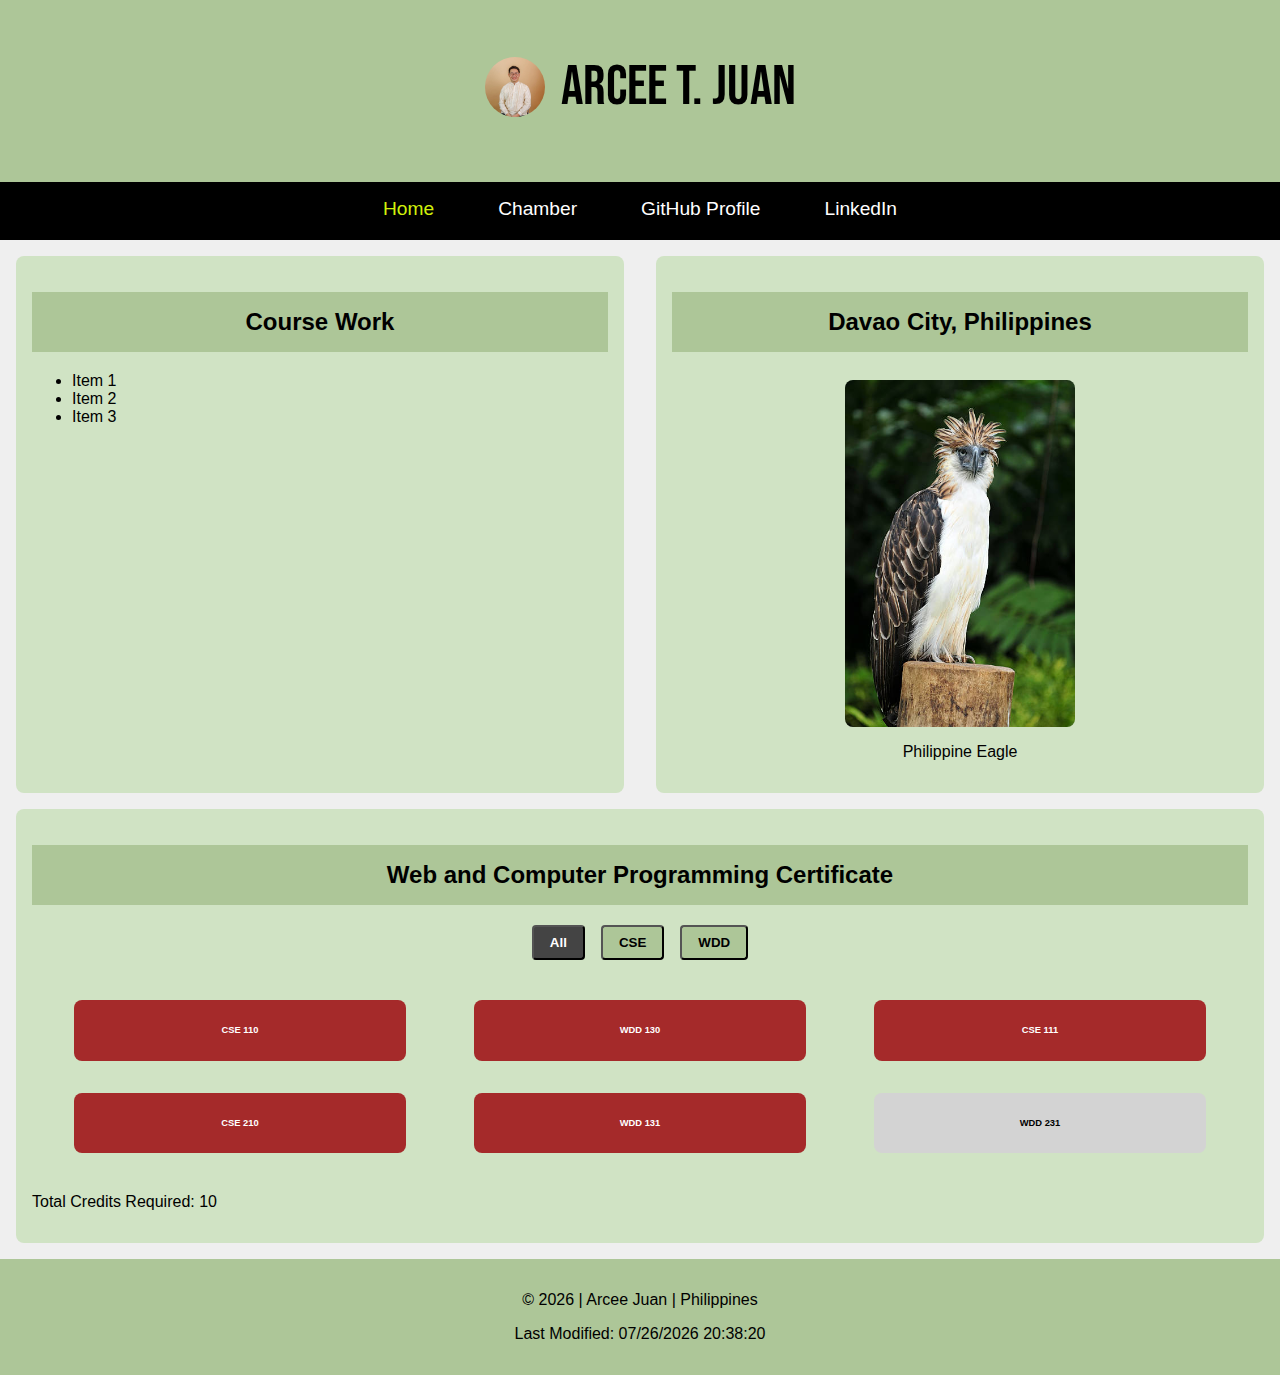
<file: index.html>
<!DOCTYPE html>
<html lang="en">
<head>
    <meta charset="UTF-8">
    <meta name="viewport" content="width=device-width, initial-scale=1.0">
    <meta name="description" content="A homepage for the submission of W01 Assignment.">
    <meta name="author" content="Arcee Juan">
    <meta property="og:title" content="Arcee Juan - Homepage">
    <meta property="og:type" content="Webpage">
    <meta property="og:image:url" content="https://media.gettyimages.com/id/1500928433/photo/philippine-eagle-against-sunset-clouds-davao-mindanao-philippines.jpg?s=1024x1024&w=gi&k=20&c=06-AjKdr53vVhbspxb4robTF1UsweD3UfRlvuafoj1M=">
    <meta property="og:url" content="https://arceejuanarcee.github.io/wdd231">

    <title>Arcee T. Juan - Homepage</title>
    <link rel="stylesheet" href="styles/main.css">
    <link rel="stylesheet" href="styles/main-small.css">

    <link rel="preconnect" href="https://fonts.googleapis.com">
    <link rel="preconnect" href="https://fonts.gstatic.com" crossorigin>
    <link href="https://fonts.googleapis.com/css2?family=Bebas+Neue&display=swap" rel="stylesheet">
</head>
<body>
    <div id="main-container">
        <header id="main-header">
            <div id="header-content">
                <img src="images/juan.jpg" alt="Arcee T. Juan" class="profile-pic">
                <h1>Arcee T. Juan</h1>
                <button id="hambutton" aria-label="Toggle navigation"></button>
            </div>
            <nav id="main-nav">
                <ul>
                    <li><a href="/" class="active">Home</a></li>
                    <li><a href="chamber/index.html">Chamber</a></li>
                    <li><a href="https://github.com/arceejuanarcee">GitHub Profile</a></li>
                    <li><a href="https://www.linkedin.com/in/arcee-juan/">LinkedIn</a></li>
                </ul>
            </nav>
        </header>

        <main>
            <div id="main-grid">
                <section class="card">
                    <h2>Course Work</h2>
                    <ul>
                        <li>Item 1</li>
                        <li>Item 2</li>
                        <li>Item 3</li>
                    </ul>
                </section>

                <section class="card2">
                    <h2>Davao City, Philippines</h2>
                    <div class="image-container">
                    <img src="images/pheagle.jpg" alt="Philippine Eagle" class="image">
                    <p>Philippine Eagle</p>
                    </div>
                </section>
            </div>

            <section class="card" id="course-section">
                <h2>Web and Computer Programming Certificate</h2>
                <div class="button-container">
                    <button class="button active" data-filter="All">All</button>
                    <button class="button" data-filter="CSE">CSE</button>
                    <button class="button" data-filter="WDD">WDD</button>
                </div>
                <div id="courseList"></div>
                <p>Total Credits Required: <span id="totalCredits"></span></p>
            </section>
        </main>

        <footer id="main-footer">
            <p>&copy; <span id="currentYear"></span> | Arcee Juan | Philippines </p>
            <p id="lastModifiedDate"></p>
        </footer>
    </div>
    <script defer src="scripts/script.js"></script>
</body>
</html>
</file>
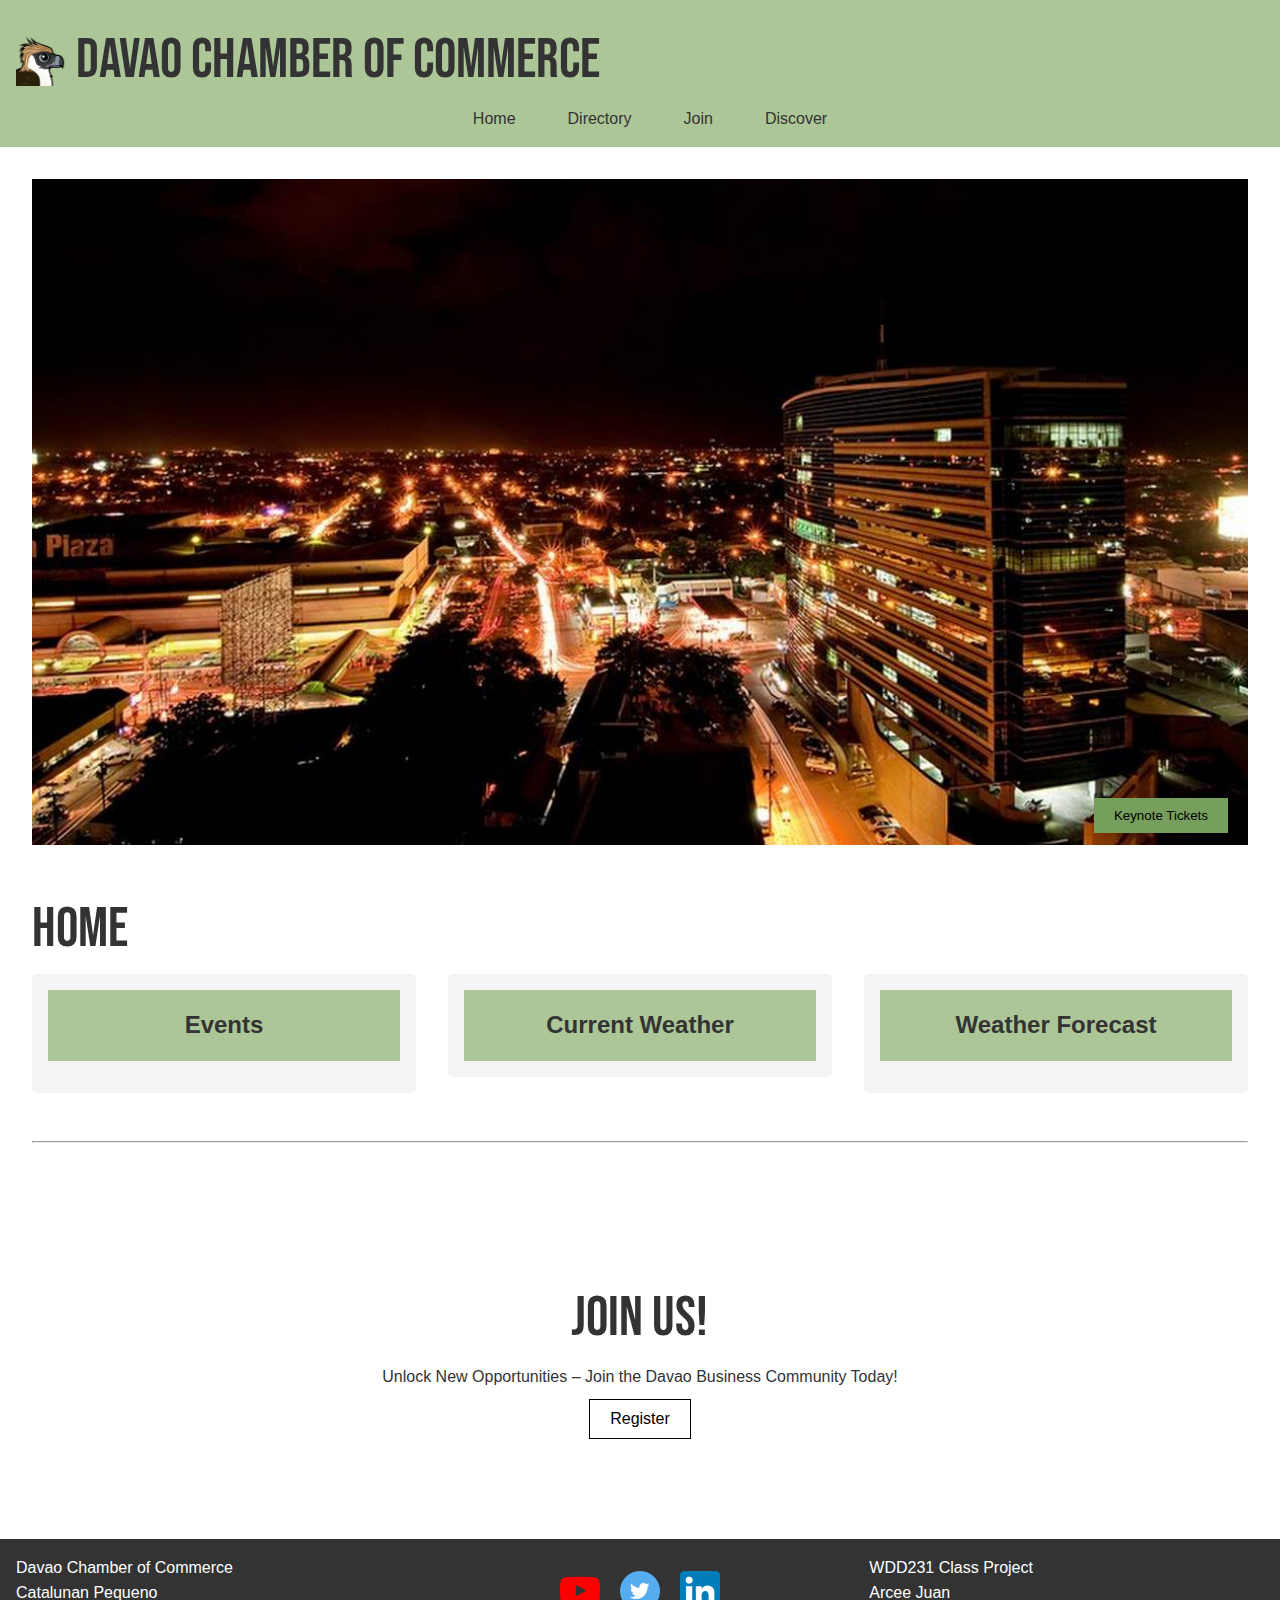
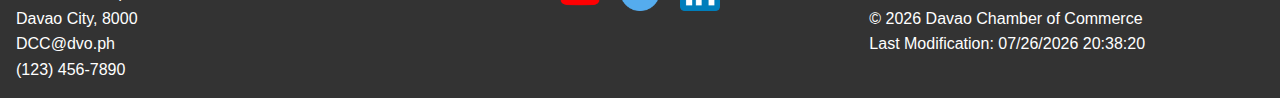
<file: chamber/index.html>
<!DOCTYPE html>
<html lang="en">
<head>
    <meta charset="UTF-8">
    <meta name="viewport" content="width=device-width, initial-scale=1.0">
    <meta name="description" content="A home page for the Davao Chamber of Commerce">
    <meta name="author" content="Arcee Juan">
    <meta property="og:title" content="Davao Chamber of Commerce Landing Page">
    <meta property="og:type" content="website">
    <meta property="og:image" content="https://arceejuanarcee.github.io/wdd231/chamber/images/og-image.jpg">
    <meta property="og:url" content="https://arceejuanarcee.github.io/wdd231/chamber/index.html">
    <title>Home Page - Davao Chamber of Commerce</title>
    <link rel="stylesheet" href="styles/index.css">
    <link rel="stylesheet" href="styles/index-small.css">
    <link rel="icon" href="images/favicon.ico">
    <link rel="preconnect" href="https://fonts.googleapis.com">
    <link rel="preconnect" href="https://fonts.gstatic.com" crossorigin>
    <link href="https://fonts.googleapis.com/css2?family=Bebas+Neue&display=swap" rel="stylesheet">
</head>
<body>
    <header>
        <div class="logo">
            <img src="images/pheagle.png" alt="Davao Chamber of Commerce Logo">
            <h1>Davao Chamber of Commerce</h1>
            <button id="hambutton" aria-label="Toggle navigation"></button>
        </div>
        <nav id="nav">
            <ul>
                <li><a href="index.html">Home</a></li>
                <li><a href="directory.html">Directory</a></li>
                <li><a href="join.html">Join</a></li>
                <li><a href="discover.html">Discover</a></li>
            </ul>
            <button id="darkModeToggle">🌓</button>
        </nav>
    </header>

    <main>
        <section id="hero">
            <img src="images/davaolandscape.jpg" alt="Davao landscape">
            <button id="keynoteTickets">Keynote Tickets</button>
        </section>

        <p id="main-p">Home</p>

        <div id="main-grid">
            <section id="events">
                <h2>Events</h2>
                <ul id="eventList">
                    <!-- Placeholder events will be dynamically added here -->
                </ul>
            </section>

            <section id="weather">
                <div id="currentWeather">
                    <h2>Current Weather</h2>
                    <p id="temperature"></p>
                    <p id="description"></p>
                    <p id="highLow"></p>
                    <p id="humidity"></p>
                    <p id="sunrise"></p>
                    <p id="sunset"></p>
                </div>
            </section>

            <section id="weatherForecast">
                <h2>Weather Forecast</h2>
                <ul id="forecast">
                    <!-- Weather forecast will be dynamically added here -->
                </ul>
            </section>
        </div>

        <hr>
        <article id="businessDirectory" class="grid">
            <!-- Business member cards will be dynamically inserted here using JavaScript -->
        </article>

        <section id="callToAction">
            <div id="register">
                <h4>Join us!</h4>
                <p>Unlock New Opportunities – Join the Davao Business Community Today!</p>
            <button id="registerButton">Register</button>
            </div>
        </section>
    </main>

    <footer>
        <div id="footer-grid">
        <section class="footerInfo">
            <p>Davao Chamber of Commerce</p>
            <p>Catalunan Pequeno</p>
            <p>Davao City, 8000</p>
            <p>DCC@dvo.ph</p>
            <p>(123) 456-7890</p>
        </section>
        <section class="socialLinks">
            <a href="https://youtube.com">
                <img src="images/youtube.png" alt="YouTube" class="socialIcon">
            </a>
            <a href="https://twitter.com">
                <img src="images/twitter.png" alt="Twitter" class="socialIcon">
            </a>
            <a href="https://linkedin.com">
                <img src="images/linkedin.png" alt="LinkedIn" class="socialIcon">
            </a>
        </section>

        <section class="footerMeta">
            <p>WDD231 Class Project</p>
            <p>Arcee Juan</p>
            <p>&copy; <span id="currentYear"></span> Davao Chamber of Commerce</p>
            <p>Last Modification: <span id="lastModified"></span></p>
        </section>

        </div>
    </footer>

    <script defer src="scripts/index.js"></script>
</body>
</html>
</file>
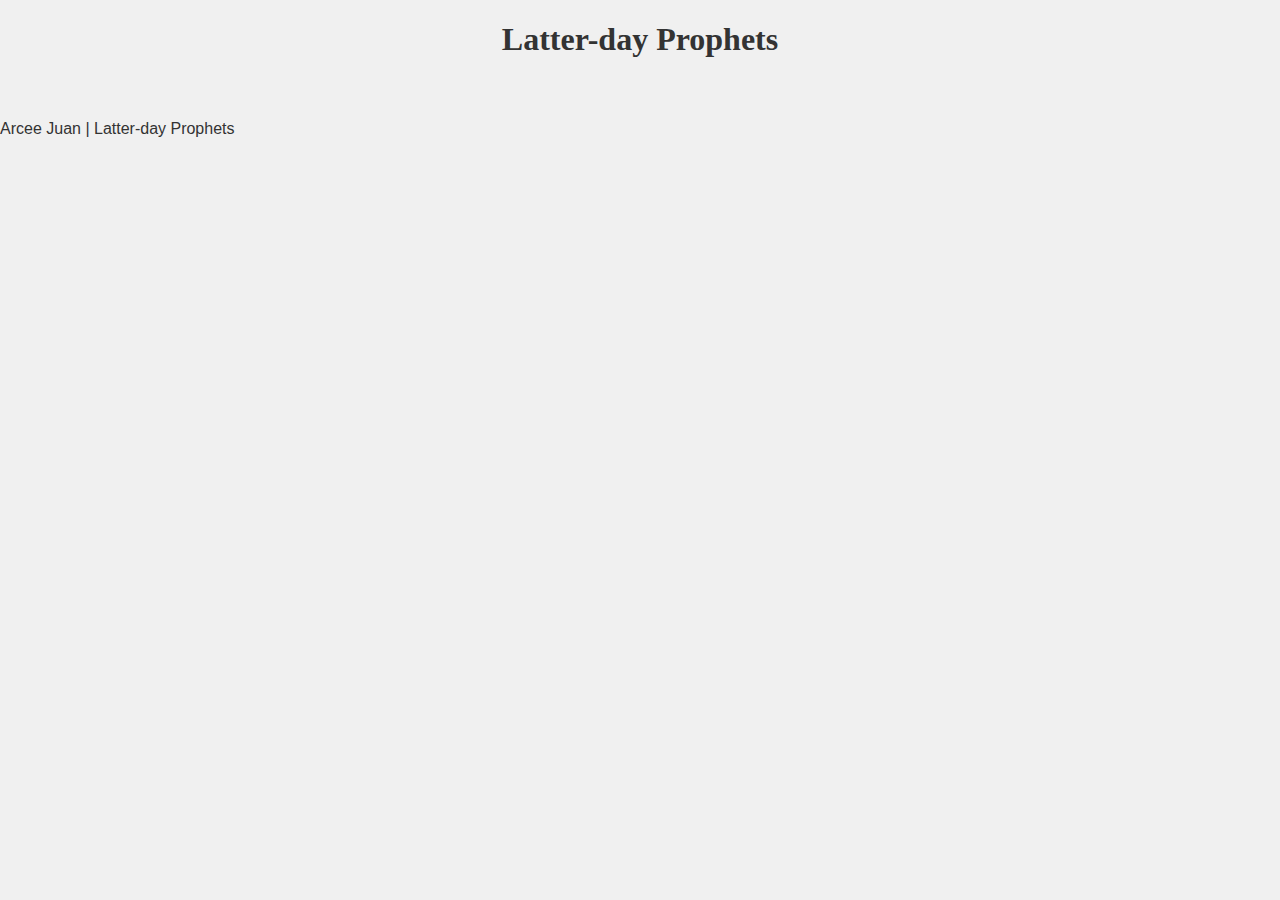
<file: prophets.html>
<!DOCTYPE html>
<html lang="en">
<head>
    <meta charset="UTF-8">
    <meta name="viewport" content="width=device-width, initial-scale=1.0">
    <meta name="description" content="A page about Latter-day Prophets">
    <meta name="author" content="Arcee Juan">
    <link rel="stylesheet" href="styles/prophets.css">
</head>
<body>
    <header>
        <h1>Latter-day Prophets</h1>
    </header>
    <main>
        <div id="cards"></div>
    </main>
    <footer>
        Arcee Juan | Latter-day Prophets
    </footer>
    <script defer src="scripts/prophets.js"></script>
</body>
</file>
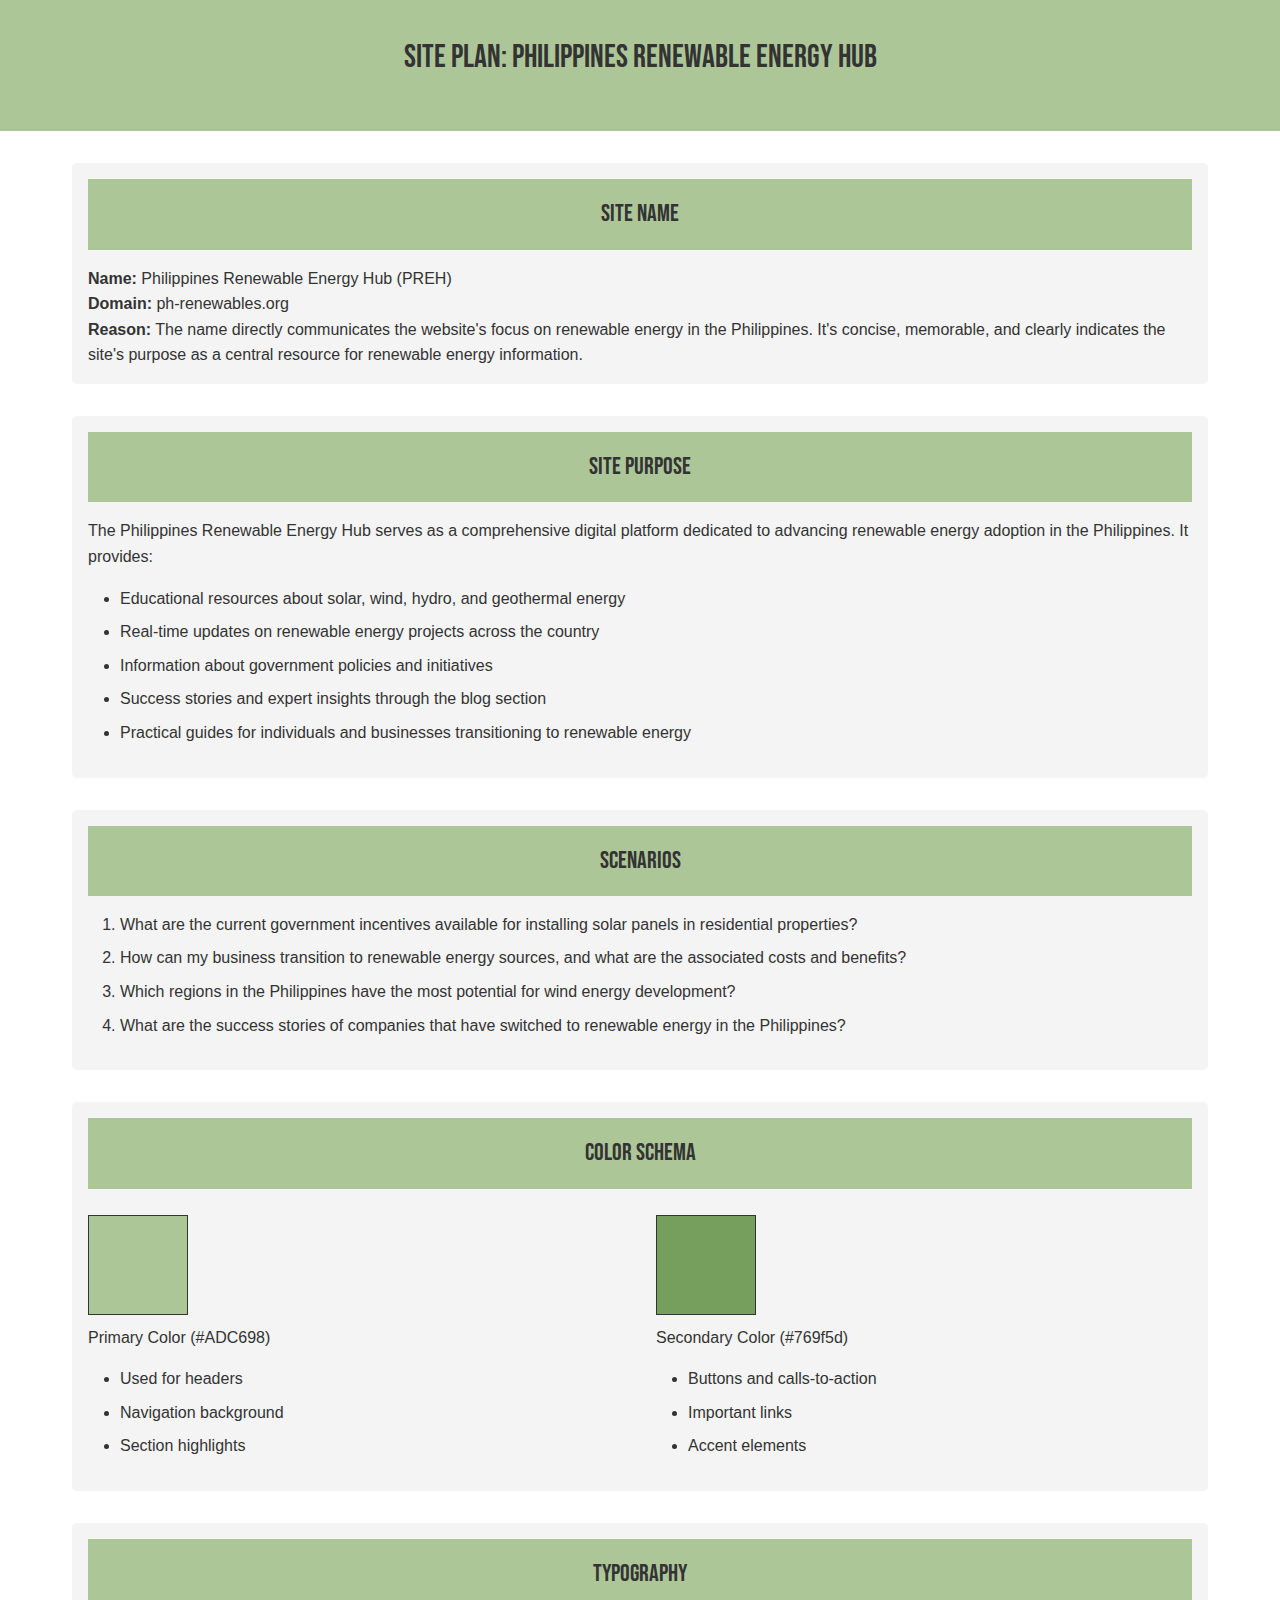
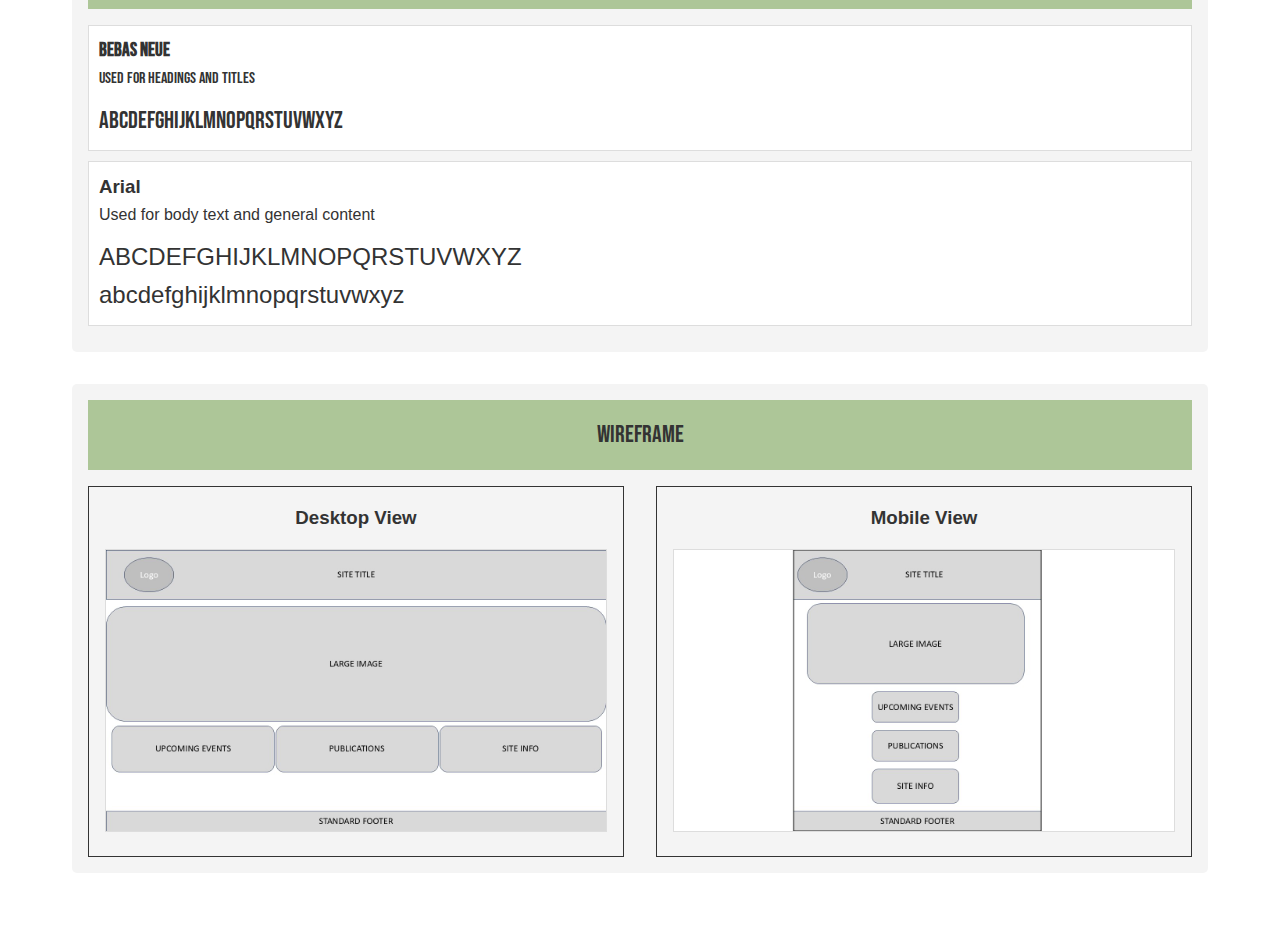
<file: siteplan.html>
<!DOCTYPE html>
<html lang="en">
<head>
    <meta charset="UTF-8">
    <meta name="viewport" content="width=device-width, initial-scale=1.0">
    <meta name="description" content="A Site Plan for the Site Project">
    <meta name="author" content="Arcee Juan">
    <meta property="og:title" content="Arcee Juan - Homepage">
    <title>Site Plan - Philippines Renewable Energy Hub</title>
    <link rel="stylesheet" href="styles/siteplan.css">
    <link rel="preconnect" href="https://fonts.googleapis.com">
    <link rel="preconnect" href="https://fonts.gstatic.com" crossorigin>
    <link href="https://fonts.googleapis.com/css2?family=Bebas+Neue&display=swap" rel="stylesheet">
</head>
<body>
    <header>
        <h1>Site Plan: Philippines Renewable Energy Hub</h1>
    </header>
    
    <main>
        <section id="site-name">
            <h2>Site Name</h2>
            <p><strong>Name:</strong> Philippines Renewable Energy Hub (PREH)</p>
            <p><strong>Domain:</strong> ph-renewables.org</p>
            <p><strong>Reason:</strong> The name directly communicates the website's focus on renewable energy in the Philippines. It's concise, memorable, and clearly indicates the site's purpose as a central resource for renewable energy information.</p>
        </section>

        <section id="site-purpose">
            <h2>Site Purpose</h2>
            <p>The Philippines Renewable Energy Hub serves as a comprehensive digital platform dedicated to advancing renewable energy adoption in the Philippines. It provides:</p>
            <ul>
                <li>Educational resources about solar, wind, hydro, and geothermal energy</li>
                <li>Real-time updates on renewable energy projects across the country</li>
                <li>Information about government policies and initiatives</li>
                <li>Success stories and expert insights through the blog section</li>
                <li>Practical guides for individuals and businesses transitioning to renewable energy</li>
            </ul>
        </section>

        <section id="scenarios">
            <h2>Scenarios</h2>
            <ol>
                <li>What are the current government incentives available for installing solar panels in residential properties?</li>
                <li>How can my business transition to renewable energy sources, and what are the associated costs and benefits?</li>
                <li>Which regions in the Philippines have the most potential for wind energy development?</li>
                <li>What are the success stories of companies that have switched to renewable energy in the Philippines?</li>
            </ol>
        </section>

        <section id="color-schema">
            <h2>Color Schema</h2>
            <div class="color-samples">
                <div class="color-sample-container">
                    <div class="color-sample primary-color"></div>
                    <p>Primary Color (#ADC698)</p>
                    <ul>
                        <li>Used for headers</li>
                        <li>Navigation background</li>
                        <li>Section highlights</li>
                    </ul>
                </div>
                <div class="color-sample-container">
                    <div class="color-sample secondary-color"></div>
                    <p>Secondary Color (#769f5d)</p>
                    <ul>
                        <li>Buttons and calls-to-action</li>
                        <li>Important links</li>
                        <li>Accent elements</li>
                    </ul>
                </div>
            </div>
        </section>

        <section id="typography">
            <h2>Typography</h2>
            <div class="font-sample heading-font">
                <h3>Bebas Neue</h3>
                <p>Used for headings and titles</p>
                <p class="font-example">ABCDEFGHIJKLMNOPQRSTUVWXYZ</p>
            </div>
            <div class="font-sample body-font">
                <h3>Arial</h3>
                <p>Used for body text and general content</p>
                <p class="font-example">ABCDEFGHIJKLMNOPQRSTUVWXYZ<br>abcdefghijklmnopqrstuvwxyz</p>
            </div>
        </section>

        <section id="wireframe">
            <h2>Wireframe</h2>
            <div class="wireframe-container">
                <div class="wireframe">
                    <h3>Desktop View</h3>
                    <img src="images/desktopview.JPG" alt="Desktop wireframe showing header with logo and site title, large hero image, three columns for upcoming events, publications, and site info, and a footer" />
                </div>
                <div class="wireframe">
                    <h3>Mobile View</h3>
                    <img src="images/mobileview.JPG" alt="Mobile wireframe showing stacked layout with header, hero image, and sections for upcoming events, publications, and site info" />
                </div>
            </div>
        </section>
    </main>
</body>
</html>
</file>
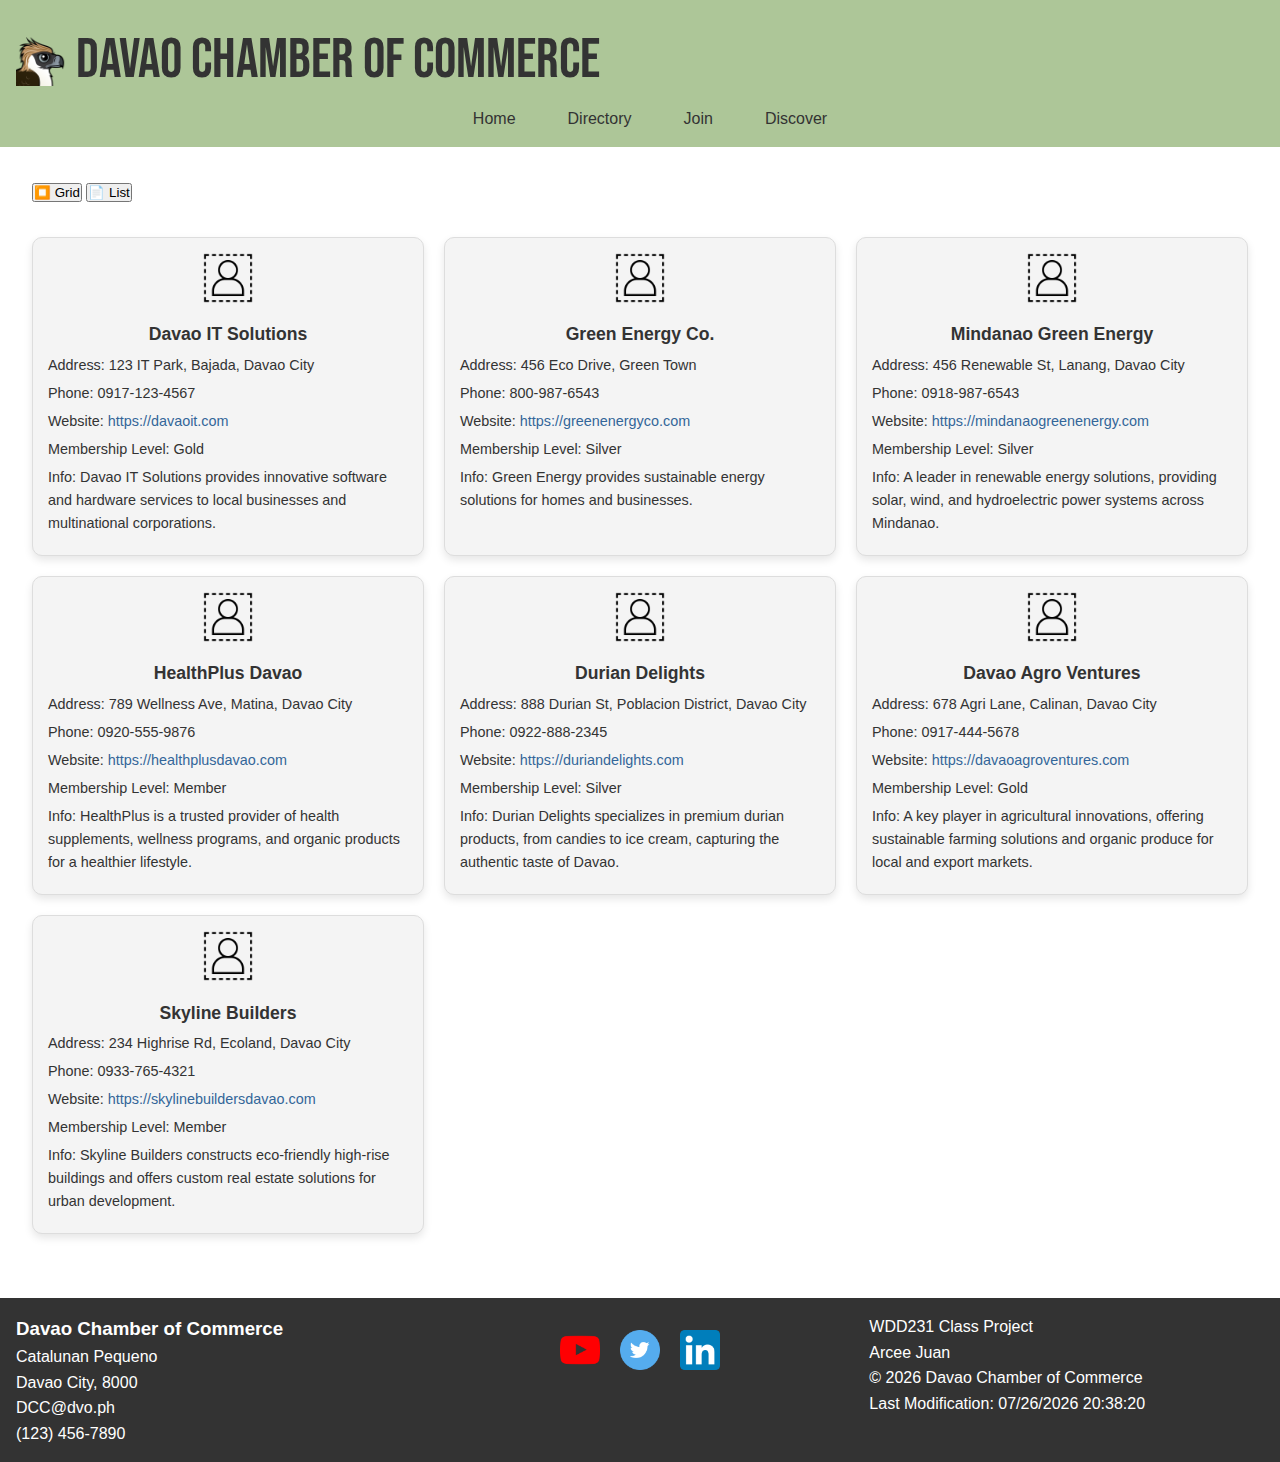
<file: chamber/directory.html>
<!DOCTYPE html>
<html lang="en">
<head>
    <meta charset="UTF-8">
    <meta name="viewport" content="width=device-width, initial-scale=1.0">
    <meta name="description" content="Directory page for the Davao Chamber of Commerce">
    <meta name="author" content="Arcee Juan">
    <meta property="og:title" content="Davao Chamber of Commerce Directory Page">
    <meta property="og:type" content="website">
    <meta property="og:image" content="https://arceejuanarcee.github.io/wdd231/chamber/images/og-image.jpg">
    <meta property="og:url" content="https://arceejuanarcee.github.io/wdd231/chamber/join.html">
    <title>Directory - Davao Chamber of Commerce</title>
    <link rel="stylesheet" href="styles/directory-styles-small.css">
    <link rel="stylesheet" href="styles/directory-styles.css">
    <link rel="icon" href="images/favicon.ico">
    <link rel="preconnect" href="https://fonts.googleapis.com">
    <link rel="preconnect" href="https://fonts.gstatic.com" crossorigin>
    <link href="https://fonts.googleapis.com/css2?family=Bebas+Neue&display=swap" rel="stylesheet">
</head>
<body>
    <header>
        <div class="logo">
            <img src="images/pheagle.png" alt="Davao Chamber of Commerce Logo">
            <h1>Davao Chamber of Commerce</h1>
        </div>

        <button id="hambutton">☰</button>
        
        <nav id="nav">
            <ul>
                <li><a href="index.html">Home</a></li>
                <li><a href="directory.html">Directory</a></li>
                <li><a href="join.html">Join</a></li>
                <li><a href="discover.html">Discover</a></li>
            </ul>
        </nav>

        <button id="darkModeToggle">🌓</button>
    </header>

    <main>
        <div class="menu">
            <button id="grid">⏹️ Grid</button>
            <button id="list">📄 List</button>
        </div>

        <div id="businessDirectory"></div>
    </main>

    <footer id="footer-grid">
        <div class="section footerInfo">
            <h3>Davao Chamber of Commerce</h3>
            <p>Catalunan Pequeno</p>
            <p>Davao City, 8000</p>
            <p>DCC@dvo.ph</p>
            <p>(123) 456-7890</p>
        </div>

        <div class="section socialLinks">
            <a href="https://youtube.com"><img src="images/youtube.png" alt="YouTube" class="socialIcon"></a>
            <a href="https://twitter.com"><img src="images/twitter.png" alt="Twitter" class="socialIcon"></a>
            <a href="https://linkedin.com"><img src="images/linkedin.png" alt="LinkedIn" class="socialIcon"></a>
        </div>

        <div class="section footerMeta">
            <p>WDD231 Class Project</p>
            <p>Arcee Juan</p>
            <p>© <span id="currentYear"></span> Davao Chamber of Commerce</p>
            <p>Last Modification: <span id="lastModified"></span></p>
        </div>
    </footer>

    <script src="scripts/directory.js"></script>
</body>
</html>
</file>
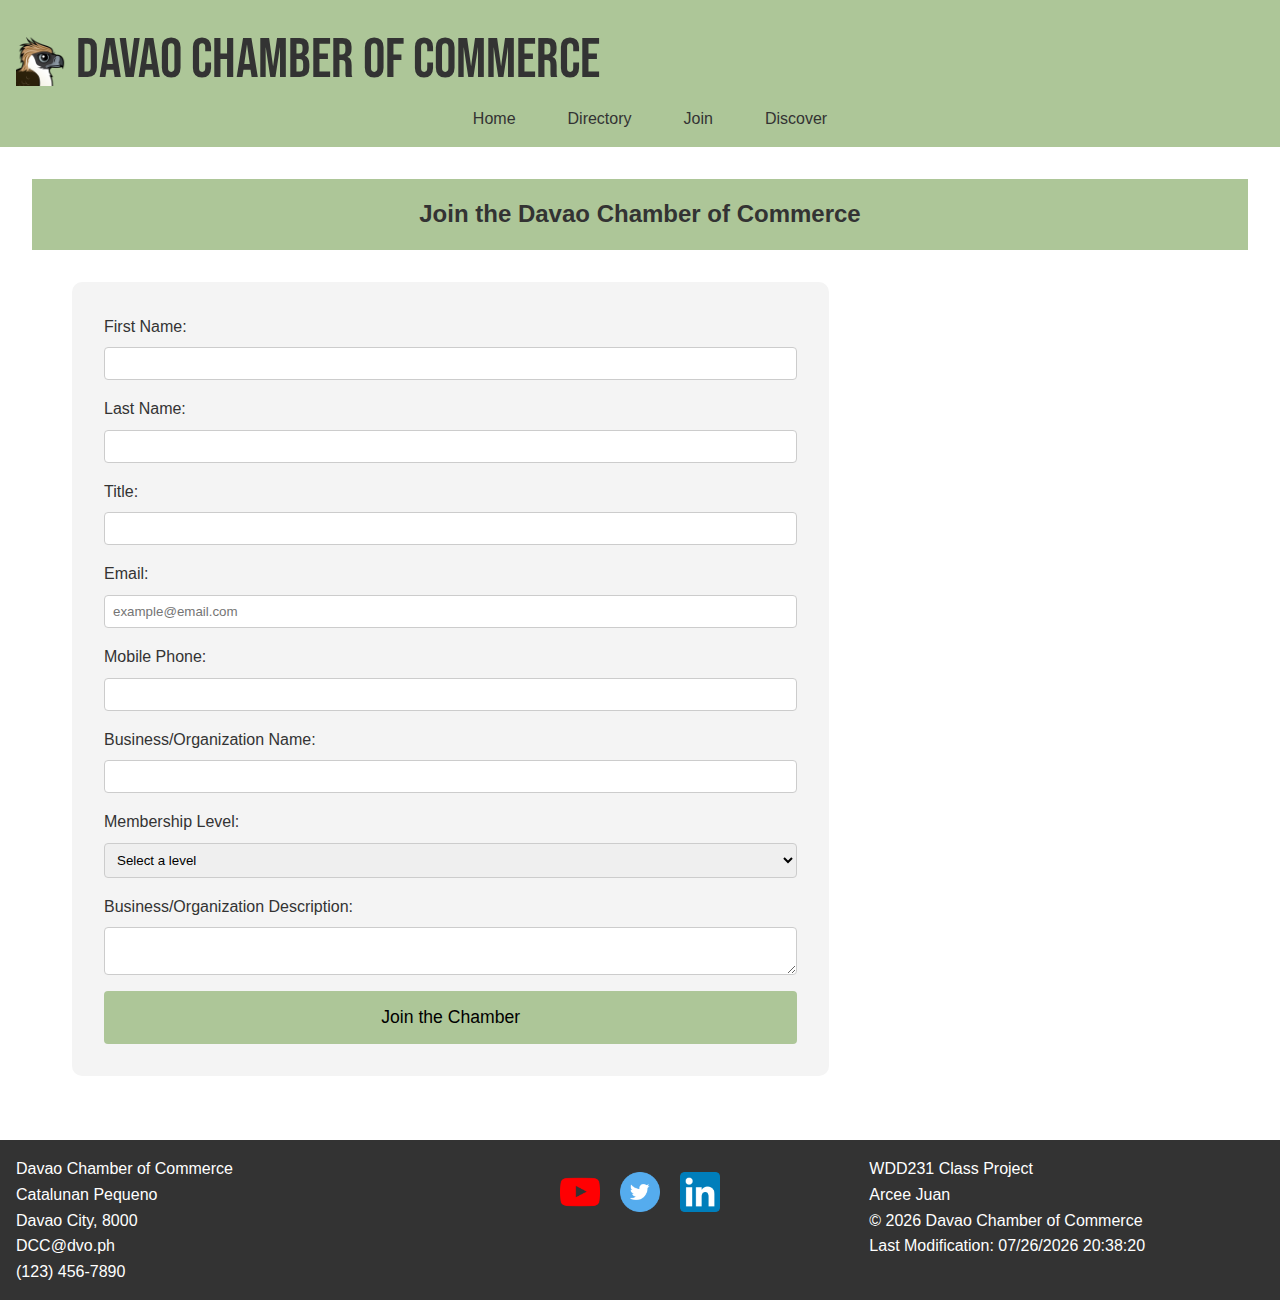
<file: chamber/join.html>
<!DOCTYPE html>
<html lang="en">
<head>
    <meta charset="UTF-8">
    <meta name="viewport" content="width=device-width, initial-scale=1.0">
    <meta name="description" content="Join page for the Davao Chamber of Commerce">
    <meta name="author" content="Arcee Juan">
    <meta property="og:title" content="Davao Chamber of Commerce Join Page">
    <meta property="og:type" content="website">
    <meta property="og:image" content="https://arceejuanarcee.github.io/wdd231/chamber/images/og-image.jpg">
    <meta property="og:url" content="https://arceejuanarcee.github.io/wdd231/chamber/join.html">
    <title>Join - Davao Chamber of Commerce</title>
    <link rel="stylesheet" href="styles/index-small.css">
    <link rel="stylesheet" href="styles/join.css">
    <link rel="icon" href="images/favicon.ico">
    <link rel="preconnect" href="https://fonts.googleapis.com">
    <link rel="preconnect" href="https://fonts.gstatic.com" crossorigin>
    <link href="https://fonts.googleapis.com/css2?family=Bebas+Neue&display=swap" rel="stylesheet">
</head>
<body>
    <header>
        <div class="logo">
            <img src="images/pheagle.png" alt="Davao Chamber of Commerce Logo">
            <h1>Davao Chamber of Commerce</h1>
            <button id="hambutton" aria-label="Toggle navigation"></button>
        </div>
        <nav id="nav">
            <ul>
                <li><a href="index.html">Home</a></li>
                <li><a href="directory.html">Directory</a></li>
                <li><a href="join.html">Join</a></li>
                <li><a href="discover.html">Discover</a></li>
            </ul>
            <button id="darkModeToggle">🌓</button>
        </nav>
    </header>

    <main>
        <h2>Join the Davao Chamber of Commerce</h2>
        <div class="join-container">
            <form method="get" action="thankyou.html">
                <label for="firstName">
                    First Name:
                    <input type="text" id="firstName" name="firstName" required autocomplete="given-name" title="Enter your first name">
                </label>

                <label for="lastName">
                    Last Name:
                    <input type="text" id="lastName" name="lastName" required autocomplete="family-name" title="Enter your last name">
                </label>

                <label for="title">
                    Title:
                    <input type="text" id="title" name="title" autocomplete="organization-title" title="Enter your organizational title" pattern="[A-Za-z\s-]{7,}" required>
                </label>

                <label for="email">
                    Email:
                    <input type="email" id="email" name="email" required autocomplete="email" placeholder="example@email.com" title="Enter your email address">
                </label>

                <label for="phone">
                    Mobile Phone:
                    <input type="tel" id="phone" name="phone" required autocomplete="tel" title="Enter your mobile phone number">
                </label>

                <label for="businessName">
                    Business/Organization Name:
                    <input type="text" id="businessName" name="businessName" required autocomplete="organization" title="Enter your business or organization name">
                </label>

                <label for="membershipLevel">
                    Membership Level:
                    <select id="membershipLevel" name="membershipLevel" required title="Select your membership level">
                        <option value="">Select a level</option>
                        <option value="NP">NP Membership (Non-profit, no fee)</option>
                        <option value="Bronze">Bronze Membership</option>
                        <option value="Silver">Silver Membership</option>
                        <option value="Gold">Gold Membership</option>
                    </select>
                </label>

                <label for="description">
                    Business/Organization Description:
                    <textarea id="description" name="description" title="Describe your business or organization"></textarea>
                </label>

                <input type="hidden" id="timestamp" name="timestamp">

                <input type="submit" value="Join the Chamber" title="Submit your application">
            </form>

            <div class="membership-cards">
                <div class="card" id="np-card">
                    <h3>NP Membership</h3>
                    <p>For non-profit organizations</p>
                    <a href="#" class="info-link" data-modal="np-modal">More Info</a>
                </div>
                <div class="card" id="bronze-card">
                    <h3>Bronze Membership</h3>
                    <p>Entry-level benefits</p>
                    <a href="#" class="info-link" data-modal="bronze-modal">More Info</a>
                </div>
                <div class="card" id="silver-card">
                    <h3>Silver Membership</h3>
                    <p>Enhanced benefits</p>
                    <a href="#" class="info-link" data-modal="silver-modal">More Info</a>
                </div>
                <div class="card" id="gold-card">
                    <h3>Gold Membership</h3>
                    <p>Premium benefits</p>
                    <a href="#" class="info-link" data-modal="gold-modal">More Info</a>
                </div>
            </div>
        </div>

        <!-- Modals -->
        <div id="np-modal" class="modal">
            <div class="modal-content">
                <h3>NP Membership Benefits</h3>
                <p>Free membership for non-profit organizations.</p>
                <ul>
                    <li>Basic directory listing</li>
                    <li>Networking opportunities</li>
                    <li>Access to chamber events</li>
                </ul>
                <button class="close-modal">Close</button>
            </div>
        </div>

        <div id="bronze-modal" class="modal">
            <div class="modal-content">
                <h3>Bronze Membership Benefits</h3>
                <p>Entry-level benefits for small businesses.</p>
                <ul>
                    <li>Enhanced directory listing</li>
                    <li>Discounted event tickets</li>
                    <li>Monthly newsletter feature</li>
                </ul>
                <button class="close-modal">Close</button>
            </div>
        </div>

        <div id="silver-modal" class="modal">
            <div class="modal-content">
                <h3>Silver Membership Benefits</h3>
                <p>Enhanced benefits for growing businesses.</p>
                <ul>
                    <li>Premium directory listing</li>
                    <li>Sponsored social media posts</li>
                    <li>Quarterly spotlight feature</li>
                    <li>Discounted booth at annual expo</li>
                </ul>
                <button class="close-modal">Close</button>
            </div>
        </div>

        <div id="gold-modal" class="modal">
            <div class="modal-content">
                <h3>Gold Membership Benefits</h3>
                <p>Premium benefits for established businesses.</p>
                <ul>
                    <li>Top-tier directory listing</li>
                    <li>Monthly spotlight feature</li>
                    <li>Free booth at annual expo</li>
                    <li>Exclusive networking events</li>
                    <li>Advisory board participation</li>
                </ul>
                <button class="close-modal">Close</button>
            </div>
        </div>
    </main>

    <footer>
        <div id="footer-grid">
            <section class="footerInfo">
                <p>Davao Chamber of Commerce</p>
                <p>Catalunan Pequeno</p>
                <p>Davao City, 8000</p>
                <p>DCC@dvo.ph</p>
                <p>(123) 456-7890</p>
            </section>
            <section class="socialLinks">
                <a href="https://youtube.com">
                    <img src="images/youtube.png" alt="YouTube" class="socialIcon">
                </a>
                <a href="https://twitter.com">
                    <img src="images/twitter.png" alt="Twitter" class="socialIcon">
                </a>
                <a href="https://linkedin.com">
                    <img src="images/linkedin.png" alt="LinkedIn" class="socialIcon">
                </a>
            </section>
            <section class="footerMeta">
                <p>WDD231 Class Project</p>
                <p>Arcee Juan</p>
                <p>&copy; <span id="currentYear"></span> Davao Chamber of Commerce</p>
                <p>Last Modification: <span id="lastModified"></span></p>
            </section>
        </div>
    </footer>

    <script defer src="scripts/join.js"></script>
</body>
</html>
</file>
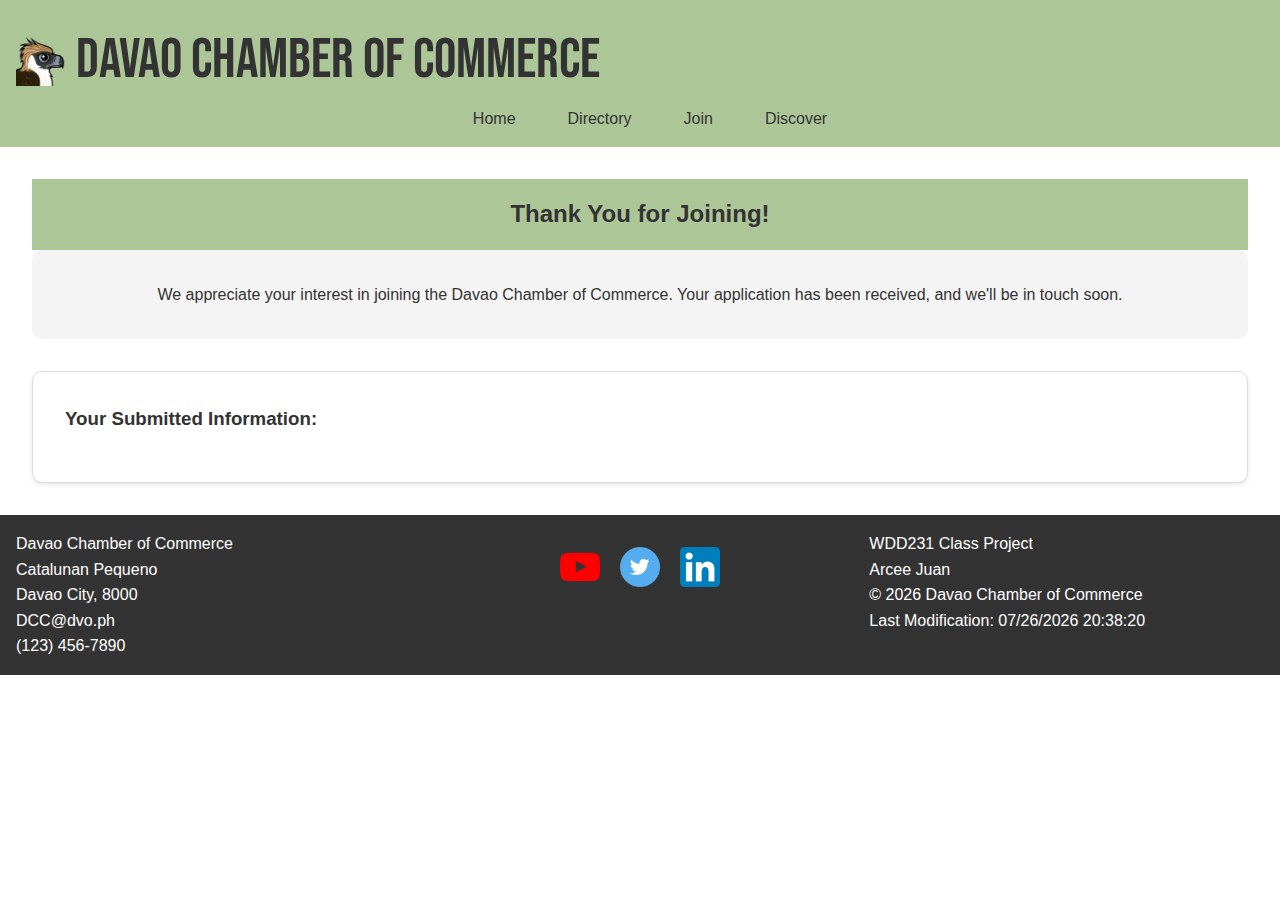
<file: chamber/thankyou.html>
<!DOCTYPE html>
<html lang="en">
<head>
    <meta charset="UTF-8">
    <meta name="viewport" content="width=device-width, initial-scale=1.0">
    <meta name="description" content="Thank you page for Davao Chamber of Commerce membership application">
    <meta name="author" content="Arcee Juan">
    <meta property="og:title" content="Thank You - Davao Chamber of Commerce">
    <meta property="og:type" content="website">
    <meta property="og:image" content="https://arceejuanarcee.github.io/wdd231/chamber/images/og-image.jpg">
    <meta property="og:url" content="https://arceejuanarcee.github.io/wdd231/chamber/thankyou.html">
    <title>Thank You - Davao Chamber of Commerce</title>
    <link rel="stylesheet" href="styles/join.css">
    <link rel="stylesheet" href="styles/index-small.css">
    <link rel="icon" href="images/favicon.ico">
    <link rel="preconnect" href="https://fonts.googleapis.com">
    <link rel="preconnect" href="https://fonts.gstatic.com" crossorigin>
    <link href="https://fonts.googleapis.com/css2?family=Bebas+Neue&display=swap" rel="stylesheet">
</head>
<body>
    <header>
        <div class="logo">
            <img src="images/pheagle.png" alt="Davao Chamber of Commerce Logo">
            <h1>Davao Chamber of Commerce</h1>
            <button id="hambutton" aria-label="Toggle navigation"></button>
        </div>
        <nav id="nav">
            <ul>
                <li><a href="index.html">Home</a></li>
                <li><a href="directory.html">Directory</a></li>
                <li><a href="join.html">Join</a></li>
                <li><a href="discover.html">Discover</a></li>
            </ul>
            <button id="darkModeToggle">🌓</button>
        </nav>
    </header>

    <main>
        <h2>Thank You for Joining!</h2>
        <div class="thank-you-message">
            <p>We appreciate your interest in joining the Davao Chamber of Commerce. Your application has been received, and we'll be in touch soon.</p>
        </div>
        <div class="form-info">
            <h3>Your Submitted Information:</h3>
            <ul id="submittedInfo">
                <!-- JavaScript will populate this list -->
            </ul>
        </div>
    </main>

    <footer>
        <div id="footer-grid">
            <section class="footerInfo">
                <p>Davao Chamber of Commerce</p>
                <p>Catalunan Pequeno</p>
                <p>Davao City, 8000</p>
                <p>DCC@dvo.ph</p>
                <p>(123) 456-7890</p>
            </section>
            <section class="socialLinks">
                <a href="https://youtube.com">
                    <img src="images/youtube.png" alt="YouTube" class="socialIcon">
                </a>
                <a href="https://twitter.com">
                    <img src="images/twitter.png" alt="Twitter" class="socialIcon">
                </a>
                <a href="https://linkedin.com">
                    <img src="images/linkedin.png" alt="LinkedIn" class="socialIcon">
                </a>
            </section>
            <section class="footerMeta">
                <p>WDD231 Class Project</p>
                <p>Arcee Juan</p>
                <p>&copy; <span id="currentYear"></span> Davao Chamber of Commerce</p>
                <p>Last Modification: <span id="lastModified"></span></p>
            </section>
        </div>
    </footer>

    <script src="scripts/thankyou.js"></script>
</body>
</html>
</file>
<file: styles/main.css>
@media (min-width: 37.5em) {
    /* Base styles for larger screens */
    body {
        font-family: Arial, sans-serif;
        margin: 0;
        padding: 0;
        color: black;
        background-color: #EFEFEF;
        min-height: 100vh;
        display: flex;
        flex-direction: column;
    }

    /* Container */
    #main-container {
        display: flex;
        flex-direction: column;
        min-height: 100vh;
    }

    /* Header styles */
    #main-header {
        background-color: #ADC698;
        display: flex;
        flex-direction: column;
        align-items: center;
        justify-content: center;
        border-bottom: 4px solid #000;
    }

    #header-content {
        display: flex;
        align-items: center;
        justify-content: center;
        padding: 1rem;
    }

    .profile-pic {
        width: 60px;
        height: 60px;
        border-radius: 9999px;
        margin-right: 1rem;
    }

    h1 {
        font-size: 3.5rem;
        font-family: "Bebas Neue", sans-serif;
        font-weight: 400;
        font-style: normal;
    }

    h2 {
        text-align: center;
        background-color: #ADC698;
        padding: 1rem;
    }

    #hambutton{
        display: none;
    }

    /* Navigation bar */
    #main-nav {
        width: 100%;
        background-color: #000;
        text-align: center;
        padding: 0.5rem 0;
        margin-top: 0.5rem;
    }

    #main-nav ul {
        list-style-type: none;
        padding: 0;
        margin: 0;
        display: flex;
        justify-content: center;
        gap: 2rem;
    }

    #main-nav a {
        color: white;
        text-decoration: none;
        font-size: 1.2rem;
        padding: 0.5rem 1rem;
        display: inline-block;
        transition: color 0.3s ease;
    }

    #main-nav a.active,
    #main-nav a:hover {
        color: #d1f10a;
    }

    /* Main content styles */
    main {
        flex-grow: 1;
        padding: 1rem;
    }

    #main-grid {
        display: grid;
        gap: 2rem;
        grid-template-columns: repeat(2, 1fr);
        padding-bottom: 1rem;
    }

    /* Button container for filtering courses */
    .button-container {
        display: flex;
        gap: 1rem;
        justify-content: center;
        margin-bottom: 1rem;
    }

    .button {
        padding: 0.5rem 1rem;
        border-radius: 0.25rem;
        background-color: #ADC698;
        cursor: pointer;
        font-weight: bold;
        transition: background-color 0.3s ease;
    }

    .button:hover,
    .button.active {
        background-color: #444;
        color: white;
    }

    /* Course Block Styles */
    .course-block {
        display: flex;                 /* Use Flexbox */
        justify-content: center;       /* Horizontally center the content */
        align-items: center;           /* Vertically center the content */
        width: 300px;                  /* Fixed width for the course blocks */
        padding: 1rem;
        margin: 0.5rem;
        text-align: center;
        border-radius: 8px;
        font-size: 0.5rem;
        color: white;
        background-color: brown;       /* Just for visibility */
    }
    

    .completed {
        background-color: brown;
    }

    .incomplete {
        background-color: lightgray;
        color: black;
    }

    /* Card styles */
    .card {
        background-color: #D0E3C4;
        padding: 1rem;
        border-radius: 0.5rem;
    }

    .card2 {
        background-color: #D0E3C4;
        padding: 1rem;
        border-radius: 0.5rem;
    }

    .image-container {
        display: flex;
        flex-direction: column;  /* Stack the image and text vertically */
        align-items: center;     /* Center items horizontally */
        justify-content: center; /* Center items vertically */
        text-align: center;      /* Center text below the image */
    }

    .image {
        width: 40%;
        height: auto;
        border-radius: 0.5rem;
        margin-top: 0.5rem;
    }

    /* Footer styles */
    #main-footer {
        background-color: #ADC698;
        padding: 1rem;
        text-align: center;
    }

    #courseList {
        display: grid;                        /* Use CSS Grid */
        grid-template-columns: repeat(auto-fit, minmax(300px, 1fr));  /* Responsive grid columns */
        gap: 1rem;                            /* Space between the blocks */
        justify-items: center;                /* Center the blocks horizontally */
        padding: 1rem;                        /* Padding around the grid */
    }
}
</file>
<file: styles/main-small.css>
@media (max-width: 600px) {
    /* Base styles for small screens */
    body {
        font-family: Arial, sans-serif;
        margin: 0;
        padding: 0;
        color: black;
        background-color: #EFEFEF;
        min-height: 100vh;
        display: flex;
        flex-direction: column;
    }

    /* Container */
    #main-container {
        display: flex;
        flex-direction: column;
        min-height: 100vh;
    }

    /* Header styles */
    #main-header {
        background-color: #ADC698;
        display: flex;
        flex-direction: column;
        align-items: center;
        justify-content: center;
        border-bottom: 4px solid #000;
    }

    #header-content {
        display: flex;
        align-items: center;
        justify-content: center;
        padding: 1rem;
    }

    .profile-pic {
        width: 60px;
        height: 60px;
        border-radius: 9999px;
        margin-right: 1rem;
    }

    h1 {
        font-size: 2rem;
        font-family: "Bebas Neue", sans-serif;
        font-weight: 400;
        font-style: normal;
    }

    h2 {
        text-align: center;
        background-color: #ADC698;
        padding: 1rem;
    }

    #hambutton {
        font-size: 1.5rem;
        border: 0;
        background: none;
        color: white;
        top: 1rem;
        right: 1rem;
    }

    #hambutton::before {
        content: "☰";
    }

    #hambutton.open::before {
        content: "❎";
    }

    /*
    #desktop-nav {
        display: none;
    } */

    #main-nav {
        display: none;
        width: 100%;
        background-color: #000;
        text-align: center;
        padding: 0.5rem 0;
        margin-top: 0.5rem;
    }

    #main-nav.open{
        display: flex;
        justify-content: center;
    }

    #main-nav ul {
        list-style-type: none;
        padding: 0;
        margin: 0;
        display: flex;
        flex-direction: column;
        align-items: center;
        justify-content: center;
        gap: 2rem;
    }

    #main-nav a {
        color: white;
        text-decoration: none;
        font-size: 1.2rem;
        padding: 0.5rem 1rem;
        display: inline-block;
        transition: color 0.3s ease;
    }

    #main-nav a.active,
    #main-nav a:hover {
        color: #d1f10a;
    }

    /* Main content styles */
    main {
        flex-grow: 1;
        padding: 1rem;
    }

    #main-grid {
        display: grid;
        gap: 2rem;
        grid-template-columns: 1fr;
        padding-bottom: 1rem;
    }

    /* Button container for filtering courses */
    .button-container {
        display: flex;
        gap: 1rem;
        justify-content: center;
        margin-bottom: 1rem;
    }

    .button {
        padding: 0.5rem 1rem;
        border-radius: 0.25rem;
        background-color: #ADC698;
        cursor: pointer;
        font-weight: bold;
        transition: background-color 0.3s ease;
    }

    .button:hover,
    .button.active {
        background-color: #444;
        color: white;
    }

    /* Course Block Styles */
    .course-block {
        display: inline-block;
        width: 100px;
        padding: 1rem;
        margin: 0.5rem;
        text-align: center;
        border-radius: 8px;
        font-size: 0.5rem;
        color: white;
    }

    #courseList {
        display: grid;                        /* Use CSS Grid */
        grid-template-columns: repeat(auto-fit, minmax(300px, 1fr));  /* Responsive grid columns */
        gap: 1rem;                            /* Space between the blocks */
        justify-items: center;                /* Center the blocks horizontally */
        padding: 1rem;                        /* Padding around the grid */
    }

    .completed {
        background-color: brown;
    }

    .incomplete {
        background-color: lightgray;
        color: black;
    }

    /* Card styles */
    .card {
        background-color: #D0E3C4;
        padding: 1rem;
        border-radius: 0.5rem;
    }

    .card2 {
        background-color: #D0E3C4;
        padding: 1rem;
        border-radius: 0.5rem;
    }

    .image-container {
        display: flex;
        flex-direction: column;  /* Stack the image and text vertically */
        align-items: center;     /* Center items horizontally */
        justify-content: center; /* Center items vertically */
        text-align: center;      /* Center text below the image */
    }

    .image {
        width: 40%;
        height: auto;
        border-radius: 0.5rem;
        margin-top: 0.5rem;
    }

    /* Footer styles */
    #main-footer {
        background-color: #ADC698;
        padding: 1rem;
        text-align: center;
    }
}
</file>
<file: chamber/styles/index.css>
@media (min-width: 37.5em) {
    * {
        box-sizing: border-box;
        margin: 0;
        padding: 0;
    }

    #hambutton{
        display: none;
    }

    #darkModeToggle{
        display: none;
    }
    
    body {
        font-family: Arial, sans-serif;
        line-height: 1.6;
        color: #333;
    }
    
    header {
        background-color: #ADC698;
        padding: 1rem;
        justify-content: space-between;
        align-items: center;
    }
    
    #nav {
        width: 100%;
        text-align: center;
    }
    
    #nav ul {
        list-style-type: none;
        padding: 0;
        margin: 0;
        display: flex;
        justify-content: center;
        gap: 2rem;
    }
    
    .logo {
        display: flex;
        align-items: center;
    }
    
    .logo img {
        width: 50px;
        margin-right: 10px;
    }
    
    nav ul {
        display: flex;
        list-style: none;
    }
    
    nav ul li {
        margin-left: 20px;
    }
    
    nav ul li a {
        text-decoration: none;
        color: #333;
    }
    
    #darkModeToggle, #mobileMenuToggle {
        background: none;
        border: none;
        font-size: 1.5rem;
        cursor: pointer;
    }
    
    #mobileMenuToggle {
        display: none;
    }
    
    main {
        padding: 2rem;
    }
    
    #hero {
        position: relative;
        margin-bottom: 2rem;
    }
    
    #hero img {
        width: 100%;
        height: auto;
    }
    
    #keynoteTickets {
        position: absolute;
        bottom: 20px;
        right: 20px;
        padding: 10px 20px;
        background-color: #769f5d;
        color: black;
        border: none;
        cursor: pointer;
    }
    
    h1, h4 {
        font-size: 3.5rem;
        font-family: "Bebas Neue", sans-serif;
        font-weight: 400;
        font-style: normal;
    }
    
    h2 {
        text-align: center;
        background-color: #ADC698;
        padding: 1rem;
    }

    
    #main-p {
        font-size: 3.5rem;
        font-family: "Bebas Neue", sans-serif;
        font-weight: 400;
        font-style: normal;
    }
    
    #main-grid {
        display: grid;
        gap: 2rem;
        grid-template-columns: repeat(3, 1fr);
        padding-bottom: 1rem;
    }
    
    #footer-grid {
        display: grid;
        gap: 2rem;
        grid-template-columns: repeat(3, 1fr);
    }
    
    #events, #weather, #weatherForecast, #businessDirectory {
        margin-bottom: 2rem;
    }
    
    #eventList {
        list-style-type: none;
        padding-top: 1rem;
    }
    
    #forecast {
        list-style-type: none;
        padding-top: 1rem;
    }
    
    #events, #currentWeather, #weatherForecast {
        background-color: #f4f4f4;
        padding: 1rem;
        border-radius: 5px;
        text-align: center;
    }
    
    footer {
        background-color: #333;
        color: white;
        padding: 1em;
    }
    
    .socialLinks {
        display: flex;
        justify-content: center;
        gap: 20px;
        margin: 1rem 0;
    }
    
    .socialIcon {
        width: 40px;
        height: 40px;
    }
    
    /* Grid view styles for the business directory */
    #businessDirectory.grid-view {
        display: grid;
        grid-template-columns: repeat(auto-fill, minmax(400px, 1fr));
        gap: 20px;
    }


    /* List view styles for the business directory */
    #businessDirectory.list-view {
        display: block;
    }

    #businessDirectory.list-view .memberCard {
        text-align: left;
        display: flex;
        flex-direction: column;
        align-items: flex-start;
    }

    .memberCard.list-view {
        text-align: left;
    }

    .memberCard.list-view img {
        margin-right: 15px;
        float: left;
    }
    
    .memberCard img {
        width: 50px;
        height: 50px;
        object-fit: cover;
        margin-bottom: 10px;
    }
    
    .memberCard h3 {
        font-size: 0.9rem;
        margin-bottom: 5px;
        text-align: left;
        font-weight: normal;
    }
    
    .memberCard p {
        font-size: 1.1rem;
        margin-bottom: 5px;
        font-weight: bold;
    }
    
    .memberCard a {
        color: #336699;
        text-decoration: none;
    }
    
    .memberCard:hover {
        transform: scale(1.05); /* Slight hover effect */
    }

    #businessDirectory {
        display: grid;
        grid-template-columns: repeat(auto-fill, minmax(400px, 1fr)); /* Adjust for responsive design */
        gap: 20px; /* Add space between cards */
        margin-top: 2rem;
    }
    
    .memberCard {
        background-color: #f4f4f4;
        border: 1px solid #ddd;
        border-radius: 10px;
        padding: 15px;
        text-align: center;
        box-shadow: 0px 4px 8px rgba(0, 0, 0, 0.1); /* Soft shadow for card effect */
        transition: transform 0.2s ease;
    }

    #callToAction {
        border-radius: 5px;
        display: flex;
        justify-content: center;
        align-items: center;
        text-align: center; 
        height: 300px; 
        
    }
    
    #register {
        display: flex;
        flex-direction: column;
        justify-content: center;
        align-items: center;
        text-align: center;
    }
    
    #registerButton {
        margin-top: 10px;
        padding: 10px 20px;
        font-size: 16px;
        cursor: pointer;
        background-color: #fff;
        border: 1px solid #000;
    }
    
    #registerButton:hover {
        background-color: #A9C89E; /* Hover effect */
        color: black;
    }

    /* Base styles (will apply to all screens) */
* {
    box-sizing: border-box;
    margin: 0;
    padding: 0;
}

body {
    font-family: Arial, sans-serif;
    line-height: 1.6;
    color: #333;
}

header {
    background-color: #ADC698;
    padding: 1rem;
    justify-content: space-between;
    align-items: center;
}

/* Navigation styles */
#nav {
    width: 100%;
    text-align: center;
}

#nav ul {
    list-style-type: none;
    padding: 0;
    margin: 0;
    display: flex;
    justify-content: center;
    gap: 2rem;
}

.logo {
    display: flex;
    align-items: center;
}

.logo img {
    width: 50px;
    margin-right: 10px;
}

/* Discover page specific styles */
.discover-container {
    max-width: 1200px;
    margin: 0 auto;
    padding: 2rem;
}

/* Sidebar Styles */
.sidebar > div {
    background-color: #f4f4f4;
    padding: 1.5rem;
    border-radius: 5px;
    box-shadow: 0px 4px 8px rgba(0, 0, 0, 0.1);
    margin-bottom: 2rem;
}

.sidebar h2 {
    text-align: center;
    background-color: #ADC698;
    padding: 1rem;
    margin-bottom: 1rem;
    border-radius: 5px;
}

.sidebar ul {
    list-style: none;
    padding: 0;
}

.sidebar li {
    padding: 0.5rem;
    border-bottom: 1px solid #ddd;
}

/* Gallery Styles */
.gallery h2 {
    text-align: center;
    background-color: #ADC698;
    padding: 1rem;
    margin-bottom: 2rem;
    border-radius: 5px;
}

.image-grid figure {
    background-color: #f4f4f4;
    border: 1px solid #ddd;
    border-radius: 10px;
    padding: 15px;
    margin-bottom: 2rem;
    box-shadow: 0px 4px 8px rgba(0, 0, 0, 0.1);
    transition: transform 0.2s ease;
}

.image-grid img {
    width: 100%;
    height: 300px;
    object-fit: cover;
    border-radius: 5px;
}

.image-grid figcaption {
    padding: 1rem;
    text-align: center;
    font-style: italic;
}

/* Visitor message styles */
.visitor-info {
    text-align: center;
}

#lastVisit {
    font-size: 1.1rem;
    color: #666;
    margin-top: 0.5rem;
}

/* Footer styles */
footer {
    background-color: #333;
    color: white;
    padding: 1em;
}

#footer-grid {
    display: grid;
    gap: 2rem;
    grid-template-columns: repeat(3, 1fr);
}

.socialLinks {
    display: flex;
    justify-content: center;
    gap: 20px;
    margin: 1rem 0;
}

.socialIcon {
    width: 40px;
    height: 40px;
}

/* Mobile styles (up to 37.5em) */
@media (max-width: 37.5em) {
    #hambutton {
        display: block;
    }

    .discover-container {
        display: grid;
        grid-template-columns: 1fr;
        gap: 2rem;
    }

    .image-grid {
        display: grid;
        grid-template-columns: 1fr;
        gap: 2rem;
    }

    #footer-grid {
        grid-template-columns: 1fr;
        text-align: center;
    }

    /* Hide hover effects on mobile */
    .image-grid figure:hover {
        transform: none;
    }
}

/* Desktop styles (37.5em and above) */
@media (min-width: 37.5em) {
    #hambutton {
        display: none;
    }

    #darkModeToggle {
        display: none;
    }

    .discover-container {
        display: grid;
        grid-template-columns: 300px 1fr;
        gap: 2rem;
    }

    .image-grid {
        display: grid;
        grid-template-columns: repeat(auto-fit, minmax(300px, 1fr));
        gap: 2rem;
    }

    /* Hover effects only for desktop */
    .image-grid figure:hover {
        transform: scale(1.05);
        cursor: pointer;
    }

    #nav ul {
        display: flex;
        justify-content: center;
        gap: 2rem;
    }

    #footer-grid {
        grid-template-columns: repeat(3, 1fr);
    }
}

/* Dark mode styles */
body.dark-mode {
    background-color: #333;
    color: #fff;
}

body.dark-mode header {
    background-color: #1a1a1a;
}

body.dark-mode .sidebar > div,
body.dark-mode .image-grid figure {
    background-color: #1a1a1a;
    border-color: #444;
}

body.dark-mode h2 {
    background-color: #2a2a2a;
}

body.dark-mode .sidebar li {
    border-color: #444;
    background-color: #2a2a2a;
}

body.dark-mode figcaption {
    color: #fff;
}
    
}
</file>
<file: chamber/styles/index-small.css>
@media (max-width: 600px) {

    header {
        background-color: #ADC698;
        padding: 1rem;
        justify-content: space-between;
        align-items: center;
    }

    #grid, #list{
        display: none;
    }
    /* Show hamburger button for smaller screens */
    #hambutton {
        font-size: 1.5rem;
        border: 0;
        background: none;
        color: black;
        top: 1rem;
        right: 1rem;
    }

    #hambutton::before {
        content: "☰";
    }

    #hambutton.active::before {
        content: "❎";
    }

    /* Show dark mode toggle for smaller screens */
    #darkModeToggle {
        display: none;
    }
    
    
    /* Stack navigation vertically and make it appear when active */
    #nav {
        display: none;
        width: 100%;
        text-align: center;
        padding: 0.5rem 0;
        margin-top: 0.5rem;
    }

    #nav.active {
        display: flex;
        justify-content: center;
    }

    #nav ul {
        list-style-type: none;
        padding: 0;
        margin: 0;
        display: flex;
        flex-direction: column; /* Stack nav items vertically */
        align-items: center;
        justify-content: center;
        gap: 2rem;
    }

    nav ul li {
        margin-left: 0;
    }

    nav ul li a {
        text-decoration: none;
        color: #333;
        font-size: 1.2rem;
        font-family: Arial, sans-serif; /* Consistent font styling */
    }

    .logo {
        display: flex;
        justify-content: space-between;
        align-items: center;
        padding: 1rem;
    }

    .logo img {
        width: 40px;
        margin-right: 10px;
    }

    main {
        padding: 1rem;
    }

    #main-header{
        background-color: #ADC698;
        display: flex;
        flex-direction: column;
        align-items: center;
        justify-content: center;
    }

    /* Keep font styling same for the h1 */
    h1, h4 {
        font-size: 3.5rem;
        font-family: "Bebas Neue", sans-serif;
        font-weight: 400;
    }

    h2 {
        text-align: center;
        background-color: #ADC698;
        padding: 0.75rem;
        font-size: 1.5rem;
        font-family: Arial, sans-serif;
    }

    #main-p {
        font-size: 3.5rem;
        font-family: "Bebas Neue", sans-serif;
        font-weight: 400;
    }

    /* Hero image should remain responsive */
    #hero {
        position: relative;
        margin-bottom: 1.5rem;
    }

    #hero img {
        width: 100%; /* Full width of the screen */
        height: auto; /* Maintain proportional height */
    }

    #keynoteTickets {
        position: absolute;
        bottom: 20px;
        right: 10px;
        padding: 8px 15px;
        background-color: #769f5d;
        color: black;
        border: none;
        cursor: pointer;
    }

    /* Stack sections (events, weather, forecast) vertically */
    #main-grid {
        display: flex;
        flex-direction: column;
        gap: 1rem;
    }

    #footer-grid {
        display: flex;
        flex-direction: column;
        gap: 1rem;
    }

    #events, #weather, #weatherForecast {
        margin-bottom: 1rem;
    }

    #eventList {
        list-style-type: none;
        padding-top: 1rem;
    }
    
    #forecast {
        list-style-type: none;
        padding-top: 1rem;
    }

    #events, #currentWeather, #weatherForecast {
        background-color: #f4f4f4;
        padding: 1rem;
        border-radius: 5px;
        text-align: center;
    }

    /* Stack member cards vertically */
    #businessDirectory {
        display: flex;
        flex-direction: column;
        gap: 1rem;
        margin-top: 1rem;
    }

    .memberCard {
        background-color: #f4f4f4;
        border: 1px solid #ddd;
        border-radius: 10px;
        padding: 1rem;
        text-align: left;
        flex-direction: row;
        align-items: center;
    }

    .memberCard img {
        width: 60px;
        height: 60px;
        margin-right: 10px;
    }

    .memberCard h3 {
        font-size: 1rem;
        margin-bottom: 0.25rem;
    }

    .memberCard p {
        font-size: 1rem;
        font-weight: bold;
        margin-bottom: 0.25rem;
    }

    .memberCard a {
        color: #336699;
        text-decoration: none;
        font-size: 0.85rem;
    }

    footer {
        background-color: #333;
        color: white;
        padding: 1rem;
    }

    .socialLinks {
        display: flex;
        justify-content: center;
        gap: 10px;
        margin: 1rem 0;
    }

    .socialIcon {
        width: 30px;
        height: 30px;
    }

    #callToAction {
        border-radius: 5px;
        display: flex;
        justify-content: center;
        align-items: center;
        text-align: center; 
        height: 300px; 
        
    }
    
    #register {
        display: flex;
        flex-direction: column;
        justify-content: center;
        align-items: center;
        text-align: center;
    }
    
    #registerButton {
        margin-top: 10px;
        padding: 10px 20px;
        font-size: 16px;
        cursor: pointer;
        background-color: #fff;
        border: 1px solid #000;
    }
    
    #registerButton:hover {
        background-color: #A9C89E; /* Hover effect */
        color: black;
    }

    @media (max-width: 600px) {
        /* Base mobile styles */
        * {
            box-sizing: border-box;
            margin: 0;
            padding: 0;
        }
    
        /* Header and Navigation */
        header {
            background-color: #ADC698;
            padding: 1rem;
            justify-content: space-between;
            align-items: center;
        }
    
        #hambutton {
            font-size: 1.5rem;
            border: 0;
            background: none;
            color: black;
            top: 1rem;
            right: 1rem;
        }
    
        #hambutton::before {
            content: "☰";
        }
    
        #hambutton.active::before {
            content: "❎";
        }
    
        /* Navigation styles */
        #nav {
            display: none;
            width: 100%;
            text-align: center;
            padding: 0.5rem 0;
            margin-top: 0.5rem;
        }
    
        #nav.active {
            display: flex;
            justify-content: center;
        }
    
        #nav ul {
            list-style-type: none;
            padding: 0;
            margin: 0;
            display: flex;
            flex-direction: column;
            align-items: center;
            gap: 1rem;
        }
    
        /* Logo styles */
        .logo {
            display: flex;
            align-items: center;
        }
    
        .logo img {
            width: 40px;
            margin-right: 10px;
        }
    
        /* Discover page specific mobile styles */
        .discover-container {
            padding: 1rem;
            display: flex;
            flex-direction: column;
            gap: 2rem;
        }
    
        /* Sidebar sections */
        .sidebar > div {
            background-color: #f4f4f4;
            padding: 1rem;
            border-radius: 5px;
            margin-bottom: 1.5rem;
            box-shadow: 0px 2px 4px rgba(0, 0, 0, 0.1);
        }
    
        .sidebar h2 {
            text-align: center;
            background-color: #ADC698;
            padding: 0.75rem;
            margin-bottom: 1rem;
            border-radius: 5px;
            font-size: 1.5rem;
        }
    
        /* Demographics and Events sections */
        .demographics ul,
        .upcoming-events ul {
            list-style: none;
            padding: 0.5rem;
        }
    
        .demographics li,
        .upcoming-events li {
            padding: 0.5rem 0;
            border-bottom: 1px solid #ddd;
        }
    
        /* Gallery section */
        .gallery h2 {
            text-align: center;
            background-color: #ADC698;
            padding: 0.75rem;
            margin: 1rem 0;
            border-radius: 5px;
            font-size: 1.5rem;
        }
    
        .image-grid {
            display: flex;
            flex-direction: column;
            gap: 1.5rem;
        }
    
        .image-grid figure {
            background-color: #f4f4f4;
            border: 1px solid #ddd;
            border-radius: 8px;
            padding: 0.75rem;
            margin: 0;
            box-shadow: 0px 2px 4px rgba(0, 0, 0, 0.1);
        }
    
        .image-grid img {
            width: 100%;
            height: 200px;
            object-fit: cover;
            border-radius: 4px;
        }
    
        .image-grid figcaption {
            padding: 0.75rem;
            text-align: center;
            font-style: italic;
            font-size: 0.9rem;
        }
    
        /* Footer mobile styles */
        #footer-grid {
            display: flex;
            flex-direction: column;
            gap: 1.5rem;
            text-align: center;
            padding: 1rem;
        }
    
        .footerInfo,
        .socialLinks,
        .footerMeta {
            margin-bottom: 1rem;
        }
    
        .socialLinks {
            display: flex;
            justify-content: center;
            gap: 1rem;
        }
    
        .socialIcon {
            width: 30px;
            height: 30px;
        }
    
        /* Dark mode mobile styles */
        body.dark-mode {
            background-color: #333;
            color: #fff;
        }
    
        body.dark-mode header {
            background-color: #1a1a1a;
        }
    
        body.dark-mode .sidebar > div,
        body.dark-mode .image-grid figure {
            background-color: #1a1a1a;
            border-color: #444;
        }
    
        body.dark-mode h2 {
            background-color: #2a2a2a;
        }
    
        body.dark-mode .sidebar li {
            border-color: #444;
        }
    
        body.dark-mode figcaption {
            color: #fff;
        }
    
        /* Remove hover effects on mobile */
        .image-grid figure:hover {
            transform: none;
        }
    
        .memberCard:hover {
            transform: none;
        }
    }
}
</file>
<file: styles/prophets.css>
/* Styling for the entire body */
body {
    font-family: 'Arial', sans-serif;
    background-color: #f0f0f0;
    color: #333;
    margin: 0;
    padding: 0;
  }
  
  /* Styling for the main container holding the prophet cards */
  #cards {
    display: grid;
    grid-template-columns: repeat(auto-fit, minmax(250px, 1fr)); /* Responsive columns */
    gap: 20px;
    padding: 20px;
    margin: 0 auto;
    max-width: 1200px;
  }
  
  /* Individual prophet card styling */
  section {
    background-color: #ffffff;
    border: 2px solid #cccccc;
    border-radius: 10px;
    box-shadow: 0 4px 6px rgba(0, 0, 0, 0.1);
    padding: 15px;
    text-align: center;
    transition: transform 0.3s ease-in-out;
  }
  
  section:hover {
    transform: scale(1.05);
  }

  h1 {
    font-family: Georgia, 'Times New Roman', Times, serif;
    text-align: center;
  }
  
  /* Styling for the prophet's full name */
  h2 {
    font-family: 'Georgia', serif;
    color: #4b4b85;
    font-size: 1.5em;
    margin-bottom: 10px;
  }
  
  /* Styling for Date of Birth and Place of Birth text */
  p {
    font-family: 'Arial', sans-serif;
    font-size: 1em;
    color: #555;
    margin: 5px 0;
  }
  
  /* Styling for the prophet's portrait image */
  img {
    border-radius: 5px;
    margin-top: 10px;
  }
  
  /* Ensure that the image fits properly */
  img {
    width: 100%;
    height: auto;
  }
</file>
<file: styles/siteplan.css>
* {
    box-sizing: border-box;
    margin: 0;
    padding: 0;
}

body {
    font-family: Arial, sans-serif;
    line-height: 1.6;
    color: #333;
}

header {
    background-color: #ADC698;
    padding: 1rem;
    text-align: center;
}

main {
    padding: 2rem;
    max-width: 1200px;
    margin: 0 auto;
}

h1, h2 {
    font-family: "Bebas Neue", sans-serif;
    font-weight: 400;
    text-align: center;
    background-color: #ADC698;
    padding: 1rem;
    margin-bottom: 1rem;
}

section {
    margin-bottom: 2rem;
    padding: 1rem;
    background-color: #f4f4f4;
    border-radius: 5px;
}

/* Color Schema Section */
.color-samples {
    display: flex;
    gap: 2rem;
    flex-wrap: wrap;
}

.color-sample-container {
    flex: 1;
    min-width: 250px;
}

.color-sample {
    width: 100px;
    height: 100px;
    margin: 10px 0;
    border: 1px solid #333;
}

.primary-color {
    background-color: #ADC698;
}

.secondary-color {
    background-color: #769f5d;
}

/* Typography Section */
.font-sample {
    margin: 10px 0;
    padding: 10px;
    background-color: white;
    border: 1px solid #ddd;
}

.heading-font {
    font-family: "Bebas Neue", sans-serif;
}

.body-font {
    font-family: Arial, sans-serif;
}

.font-example {
    font-size: 24px;
    margin-top: 10px;
}

/* Wireframe Section */
.wireframe-container {
    display: grid;
    grid-template-columns: 1fr;
    gap: 2rem;
}

@media (min-width: 768px) {
    .wireframe-container {
        grid-template-columns: 1fr 1fr;
    }
}

.wireframe {
    border: 1px solid #333;
    padding: 1rem;
    text-align: center;
}

.wireframe img {
    width: 100%;
    height: auto;
    margin-top: 1rem;
    border: 1px solid #ddd;
}

/* Lists */
ul, ol {
    padding-left: 2rem;
    margin: 1rem 0;
}

li {
    margin-bottom: 0.5rem;
}

/* Responsive Design */
@media (max-width: 768px) {
    main {
        padding: 1rem;
    }
    
    .color-sample-container {
        flex: 1 1 100%;
    }
}
</file>
<file: chamber/styles/directory-styles-small.css>
@media (max-width: 600px) {

    header {
        background-color: #ADC698;
        padding: 1rem;
        justify-content: space-between;
        align-items: center;
    }

    #grid, #list{
        display: none;
    }
    /* Show hamburger button for smaller screens */
    #hambutton {
        font-size: 1.5rem;
        border: 0;
        background: none;
        color: black;
        top: 1rem;
        right: 1rem;
    }

    #hambutton::before {
        content: "☰";
    }

    #hambutton.active::before {
        content: "❎";
    }

    /* Show dark mode toggle for smaller screens */
    #darkModeToggle {
        display: none;
    }
    
    
    /* Stack navigation vertically and make it appear when active */
    #nav {
        display: none;
        width: 100%;
        text-align: center;
        padding: 0.5rem 0;
        margin-top: 0.5rem;
    }

    #nav.active {
        display: flex;
        justify-content: center;
    }

    #nav ul {
        list-style-type: none;
        padding: 0;
        margin: 0;
        display: flex;
        flex-direction: column; /* Stack nav items vertically */
        align-items: center;
        justify-content: center;
        gap: 2rem;
    }

    nav ul li {
        margin-left: 0;
    }

    nav ul li a {
        text-decoration: none;
        color: #333;
        font-size: 1.2rem;
        font-family: Arial, sans-serif; /* Consistent font styling */
    }

    .logo {
        display: flex;
        justify-content: space-between;
        align-items: center;
        padding: 1rem;
    }

    .logo img {
        width: 40px;
        margin-right: 10px;
    }

    main {
        padding: 1rem;
    }

    #main-header{
        background-color: #ADC698;
        display: flex;
        flex-direction: column;
        align-items: center;
        justify-content: center;
    }

    /* Keep font styling same for the h1 */
    h1, h4 {
        font-size: 3.5rem;
        font-family: "Bebas Neue", sans-serif;
        font-weight: 400;
    }

    h2 {
        text-align: center;
        background-color: #ADC698;
        padding: 0.75rem;
        font-size: 1.5rem;
        font-family: Arial, sans-serif;
    }

    #main-p {
        font-size: 3.5rem;
        font-family: "Bebas Neue", sans-serif;
        font-weight: 400;
    }

    /* Hero image should remain responsive */
    #hero {
        position: relative;
        margin-bottom: 1.5rem;
    }

    #hero img {
        width: 100%; /* Full width of the screen */
        height: auto; /* Maintain proportional height */
    }

    #keynoteTickets {
        position: absolute;
        bottom: 20px;
        right: 10px;
        padding: 8px 15px;
        background-color: #769f5d;
        color: black;
        border: none;
        cursor: pointer;
    }

    /* Stack sections (events, weather, forecast) vertically */
    #main-grid {
        display: flex;
        flex-direction: column;
        gap: 1rem;
    }

    #footer-grid {
        display: flex;
        flex-direction: column;
        gap: 1rem;
    }

    #events, #weather, #weatherForecast {
        margin-bottom: 1rem;
    }

    #eventList {
        list-style-type: none;
        padding-top: 1rem;
    }
    
    #forecast {
        list-style-type: none;
        padding-top: 1rem;
    }

    #events, #currentWeather, #weatherForecast {
        background-color: #f4f4f4;
        padding: 1rem;
        border-radius: 5px;
        text-align: center;
    }

    /* Stack member cards vertically */
    #businessDirectory {
        display: flex;
        flex-direction: column;
        gap: 1rem;
        margin-top: 1rem;
    }

    .memberCard {
        background-color: #f4f4f4;
        border: 1px solid #ddd;
        border-radius: 10px;
        padding: 1rem;
        text-align: left;
        flex-direction: row;
        align-items: center;
    }

    .memberCard img {
        width: 60px;
        height: 60px;
        margin-right: 10px;
    }

    .memberCard h3 {
        font-size: 1rem;
        margin-bottom: 0.25rem;
    }

    .memberCard p {
        font-size: 1rem;
        font-weight: bold;
        margin-bottom: 0.25rem;
    }

    .memberCard a {
        color: #336699;
        text-decoration: none;
        font-size: 0.85rem;
    }

    footer {
        background-color: #333;
        color: white;
        padding: 1rem;
    }

    .socialLinks {
        display: flex;
        justify-content: center;
        gap: 10px;
        margin: 1rem 0;
    }

    .socialIcon {
        width: 30px;
        height: 30px;
    }

    #callToAction {
        border-radius: 5px;
        display: flex;
        justify-content: center;
        align-items: center;
        text-align: center; 
        height: 300px; 
        
    }
    
    #register {
        display: flex;
        flex-direction: column;
        justify-content: center;
        align-items: center;
        text-align: center;
    }
    
    #registerButton {
        margin-top: 10px;
        padding: 10px 20px;
        font-size: 16px;
        cursor: pointer;
        background-color: #fff;
        border: 1px solid #000;
    }
    
    #registerButton:hover {
        background-color: #A9C89E; /* Hover effect */
        color: black;
    }
}
</file>
<file: chamber/styles/directory-styles.css>
@media (min-width: 37.5em) {
    * {
        box-sizing: border-box;
        margin: 0;
        padding: 0;
    }

    #hambutton{
        display: none;
    }

    #darkModeToggle{
        display: none;
    }
    
    body {
        font-family: Arial, sans-serif;
        line-height: 1.6;
        color: #333;
    }
    
    header {
        background-color: #ADC698;
        padding: 1rem;
        justify-content: space-between;
        align-items: center;
    }
    
    #nav {
        width: 100%;
        text-align: center;
    }
    
    #nav ul {
        list-style-type: none;
        padding: 0;
        margin: 0;
        display: flex;
        justify-content: center;
        gap: 2rem;
    }
    
    .logo {
        display: flex;
        align-items: center;
    }
    
    .logo img {
        width: 50px;
        margin-right: 10px;
    }
    
    nav ul {
        display: flex;
        list-style: none;
    }
    
    nav ul li {
        margin-left: 20px;
    }
    
    nav ul li a {
        text-decoration: none;
        color: #333;
    }
    
    #darkModeToggle, #mobileMenuToggle {
        background: none;
        border: none;
        font-size: 1.5rem;
        cursor: pointer;
    }
    
    #mobileMenuToggle {
        display: none;
    }
    
    main {
        padding: 2rem;
    }
    
    #hero {
        position: relative;
        margin-bottom: 2rem;
    }
    
    #hero img {
        width: 100%;
        height: auto;
    }
    
    #keynoteTickets {
        position: absolute;
        bottom: 20px;
        right: 20px;
        padding: 10px 20px;
        background-color: #769f5d;
        color: black;
        border: none;
        cursor: pointer;
    }
    
    h1 {
        font-size: 3.5rem;
        font-family: "Bebas Neue", sans-serif;
        font-weight: 400;
        font-style: normal;
    }
    
    h2 {
        text-align: center;
        background-color: #ADC698;
        padding: 1rem;
    }
    
    #main-p {
        font-size: 3.5rem;
        font-family: "Bebas Neue", sans-serif;
        font-weight: 400;
        font-style: normal;
    }
    
    #main-grid {
        display: grid;
        gap: 2rem;
        grid-template-columns: repeat(3, 1fr);
        padding-bottom: 1rem;
    }
    
    #footer-grid {
        display: grid;
        gap: 2rem;
        grid-template-columns: repeat(3, 1fr);
    }
    
    #events, #weather, #weatherForecast, #businessDirectory {
        margin-bottom: 2rem;
    }
    
    #eventList {
        list-style-type: none;
        padding-top: 1rem;
    }
    
    #forecast {
        list-style-type: none;
        padding-top: 1rem;
    }
    
    #events, #currentWeather, #weatherForecast {
        background-color: #f4f4f4;
        padding: 1rem;
        border-radius: 5px;
        text-align: center;
    }
    
    footer {
        background-color: #333;
        color: white;
        padding: 1em;
    }
    
    .socialLinks {
        display: flex;
        justify-content: center;
        gap: 20px;
        margin: 1rem 0;
    }
    
    .socialIcon {
        width: 40px;
        height: 40px;
    }
    
    /* Grid view styles for the business directory */
    #businessDirectory.grid-view {
        display: grid;
        grid-template-columns: repeat(auto-fill, minmax(300px, 1fr));
        gap: 20px;
    }

    /* List view styles for the business directory */
    #businessDirectory.list-view {
        display: block;
    }

    #businessDirectory.list-view .memberCard {
        text-align: left;
        display: flex;
        flex-direction: column;
        align-items: flex-start;
    }

    .memberCard.list-view {
        text-align: left;
    }

    .memberCard.list-view img {
        margin-right: 15px;
        float: left;
    }
    
    .memberCard img {
        width: 50px;
        height: 50px;
        object-fit: cover;
        margin-bottom: 10px;
    }
    
    .memberCard h3 {
        font-size: 0.9rem;
        margin-bottom: 5px;
        text-align: left;
        font-weight: normal;
    }
    
    .memberCard p {
        font-size: 1.1rem;
        margin-bottom: 5px;
        font-weight: bold;
    }
    
    .memberCard a {
        color: #336699;
        text-decoration: none;
    }
    
    .memberCard:hover {
        transform: scale(1.05); /* Slight hover effect */
    }

    #businessDirectory {
        display: grid;
        grid-template-columns: repeat(auto-fill, minmax(300px, 1fr)); /* Adjust for responsive design */
        gap: 20px; /* Add space between cards */
        margin-top: 2rem;
    }
    
    .memberCard {
        background-color: #f4f4f4;
        border: 1px solid #ddd;
        border-radius: 10px;
        padding: 15px;
        text-align: center;
        box-shadow: 0px 4px 8px rgba(0, 0, 0, 0.1); /* Soft shadow for card effect */
        transition: transform 0.2s ease;
    }
}
</file>
<file: chamber/styles/join.css>
@media (min-width: 37.5em) {
    * {
        box-sizing: border-box;
        margin: 0;
        padding: 0;
    }

    #hambutton{
        display: none;
    }

    #darkModeToggle{
        display: none;
    }
    
    body {
        font-family: Arial, sans-serif;
        line-height: 1.6;
        color: #333;
    }
    
    header {
        background-color: #ADC698;
        padding: 1rem;
        justify-content: space-between;
        align-items: center;
    }
    
    #nav {
        width: 100%;
        text-align: center;
    }
    
    #nav ul {
        list-style-type: none;
        padding: 0;
        margin: 0;
        display: flex;
        justify-content: center;
        gap: 2rem;
    }
    
    .logo {
        display: flex;
        align-items: center;
    }
    
    .logo img {
        width: 50px;
        margin-right: 10px;
    }
    
    nav ul {
        display: flex;
        list-style: none;
    }
    
    nav ul li {
        margin-left: 20px;
    }
    
    nav ul li a {
        text-decoration: none;
        color: #333;
    }
    
    #darkModeToggle, #mobileMenuToggle {
        background: none;
        border: none;
        font-size: 1.5rem;
        cursor: pointer;
    }
    
    #mobileMenuToggle {
        display: none;
    }
    
    main {
        padding: 2rem;
    }
    
    #hero {
        position: relative;
        margin-bottom: 2rem;
    }
    
    #hero img {
        width: 100%;
        height: auto;
    }
    
    #keynoteTickets {
        position: absolute;
        bottom: 20px;
        right: 20px;
        padding: 10px 20px;
        background-color: #769f5d;
        color: black;
        border: none;
        cursor: pointer;
    }
    
    h1, h4 {
        font-size: 3.5rem;
        font-family: "Bebas Neue", sans-serif;
        font-weight: 400;
        font-style: normal;
    }
    
    h2 {
        text-align: center;
        background-color: #ADC698;
        padding: 1rem;
    }

    
    #main-p {
        font-size: 3.5rem;
        font-family: "Bebas Neue", sans-serif;
        font-weight: 400;
        font-style: normal;
    }
    
    #main-grid {
        display: grid;
        gap: 2rem;
        grid-template-columns: repeat(3, 1fr);
        padding-bottom: 1rem;
    }
    
    #footer-grid {
        display: grid;
        gap: 2rem;
        grid-template-columns: repeat(3, 1fr);
    }
    
    #events, #weather, #weatherForecast, #businessDirectory {
        margin-bottom: 2rem;
    }
    
    #eventList {
        list-style-type: none;
        padding-top: 1rem;
    }
    
    #forecast {
        list-style-type: none;
        padding-top: 1rem;
    }
    
    #events, #currentWeather, #weatherForecast {
        background-color: #f4f4f4;
        padding: 1rem;
        border-radius: 5px;
        text-align: center;
    }
    
    footer {
        background-color: #333;
        color: white;
        padding: 1em;
    }
    
    .socialLinks {
        display: flex;
        justify-content: center;
        gap: 20px;
        margin: 1rem 0;
    }
    
    .socialIcon {
        width: 40px;
        height: 40px;
    }
    
    /* Grid view styles for the business directory */
    #businessDirectory.grid-view {
        display: grid;
        grid-template-columns: repeat(auto-fill, minmax(400px, 1fr));
        gap: 20px;
    }


    /* List view styles for the business directory */
    #businessDirectory.list-view {
        display: block;
    }

    #businessDirectory.list-view .memberCard {
        text-align: left;
        display: flex;
        flex-direction: column;
        align-items: flex-start;
    }

    .memberCard.list-view {
        text-align: left;
    }

    .memberCard.list-view img {
        margin-right: 15px;
        float: left;
    }
    
    .memberCard img {
        width: 50px;
        height: 50px;
        object-fit: cover;
        margin-bottom: 10px;
    }
    
    .memberCard h3 {
        font-size: 0.9rem;
        margin-bottom: 5px;
        text-align: left;
        font-weight: normal;
    }
    
    .memberCard p {
        font-size: 1.1rem;
        margin-bottom: 5px;
        font-weight: bold;
    }
    
    .memberCard a {
        color: #336699;
        text-decoration: none;
    }
    
    .memberCard:hover {
        transform: scale(1.05); /* Slight hover effect */
    }

    #businessDirectory {
        display: grid;
        grid-template-columns: repeat(auto-fill, minmax(400px, 1fr)); /* Adjust for responsive design */
        gap: 20px; /* Add space between cards */
        margin-top: 2rem;
    }
    
    .memberCard {
        background-color: #f4f4f4;
        border: 1px solid #ddd;
        border-radius: 10px;
        padding: 15px;
        text-align: center;
        box-shadow: 0px 4px 8px rgba(0, 0, 0, 0.1); /* Soft shadow for card effect */
        transition: transform 0.2s ease;
    }

    #callToAction {
        border-radius: 5px;
        display: flex;
        justify-content: center;
        align-items: center;
        text-align: center; 
        height: 300px; 
        
    }
    
    #register {
        display: flex;
        flex-direction: column;
        justify-content: center;
        align-items: center;
        text-align: center;
    }
    
    #registerButton {
        margin-top: 10px;
        padding: 10px 20px;
        font-size: 16px;
        cursor: pointer;
        background-color: #fff;
        border: 1px solid #000;
    }
    
    #registerButton:hover {
        background-color: #A9C89E; /* Hover effect */
        color: black;
    }
    
}


/* join.css */
.join-container {
    display: flex;
    flex-direction: column;
    gap: 2rem;
    max-width: 1200px;
    margin: 0 auto;
    padding: 2rem;
}

form {
    display: flex;
    flex-direction: column;
    gap: 1rem;
    background-color: #f4f4f4;
    padding: 2rem;
    border-radius: 10px;
}

label {
    display: flex;
    flex-direction: column;
    gap: 0.5rem;
}

input[type="text"],
input[type="email"],
input[type="tel"],
select,
textarea {
    width: 100%;
    padding: 0.5rem;
    border: 1px solid #ccc;
    border-radius: 4px;
}

input[type="submit"] {
    background-color: #ADC698;
    color: black;
    padding: 1rem;
    border: none;
    border-radius: 4px;
    cursor: pointer;
    font-size: 1.1rem;
}

input[type="submit"]:hover {
    background-color: #9AB784;
}

.membership-cards {
    display: grid;
    grid-template-columns: repeat(auto-fit, minmax(200px, 1fr));
    gap: 1rem;
}

.card {
    background-color: #f4f4f4;
    border: 1px solid #ddd;
    border-radius: 10px;
    padding: 1rem;
    text-align: center;
    box-shadow: 0px 4px 8px rgba(0, 0, 0, 0.1);
    transition: transform 0.3s ease, opacity 0.3s ease;
    opacity: 0;
    transform: translateY(20px);
}

.card h3 {
    margin-bottom: 0.5rem;
}

.card p {
    margin-bottom: 1rem;
}

.info-link {
    display: inline-block;
    background-color: #ADC698;
    color: black;
    padding: 0.5rem 1rem;
    text-decoration: none;
    border-radius: 4px;
}

.info-link:hover {
    background-color: #9AB784;
}

.modal {
    display: none;
    position: fixed;
    z-index: 1;
    left: 0;
    top: 0;
    width: 100%;
    height: 100%;
    overflow: auto;
    background-color: rgba(0,0,0,0.4);
}

.modal-content {
    background-color: #fefefe;
    margin: 15% auto;
    padding: 20px;
    border: 1px solid #888;
    width: 80%;
    max-width: 600px;
    border-radius: 10px;
    position: relative;
}

.close-modal {
    color: #aaa;
    font-size: 28px;
    font-weight: bold;
    cursor: pointer;
    position: absolute;
    top: 10px;
    right: 10px;
    background: none;
    border: none;
    padding: 0;
}

.close-modal:hover,
.close-modal:focus {
    color: black;
    text-decoration: none;
}

/* thankyou.css */
.thank-you-message {
    background-color: #f4f4f4;
    border-radius: 10px;
    padding: 2rem;
    margin-bottom: 2rem;
    text-align: center;
}

.form-info {
    background-color: #fff;
    border: 1px solid #ddd;
    border-radius: 10px;
    padding: 2rem;
    box-shadow: 0 2px 4px rgba(0,0,0,0.1);
}

.form-info h3 {
    margin-bottom: 1rem;
    color: #333;
}

#submittedInfo {
    list-style-type: none;
    padding: 0;
}

#submittedInfo li {
    margin-bottom: 0.5rem;
    padding: 0.5rem;
    background-color: #f9f9f9;
    border-radius: 5px;
}

#submittedInfo li strong {
    color: #333;
    margin-right: 0.5rem;
}

/* Animation for cards */
@keyframes fadeInUp {
    from {
        opacity: 0;
        transform: translateY(20px);
    }
    to {
        opacity: 1;
        transform: translateY(0);
    }
}

.card {
    animation: fadeInUp 0.5s ease forwards;
}

.card:nth-child(1) { animation-delay: 0.1s; }
.card:nth-child(2) { animation-delay: 0.2s; }
.card:nth-child(3) { animation-delay: 0.3s; }
.card:nth-child(4) { animation-delay: 0.4s; }

/* Media query for larger screens */
@media (min-width: 768px) {
    .join-container {
        flex-direction: row;
    }

    form {
        flex: 2;
    }

    .membership-cards {
        flex: 1;
        display: grid;
        grid-template-columns: 1fr;
        align-content: start;
    }
}
</file>
